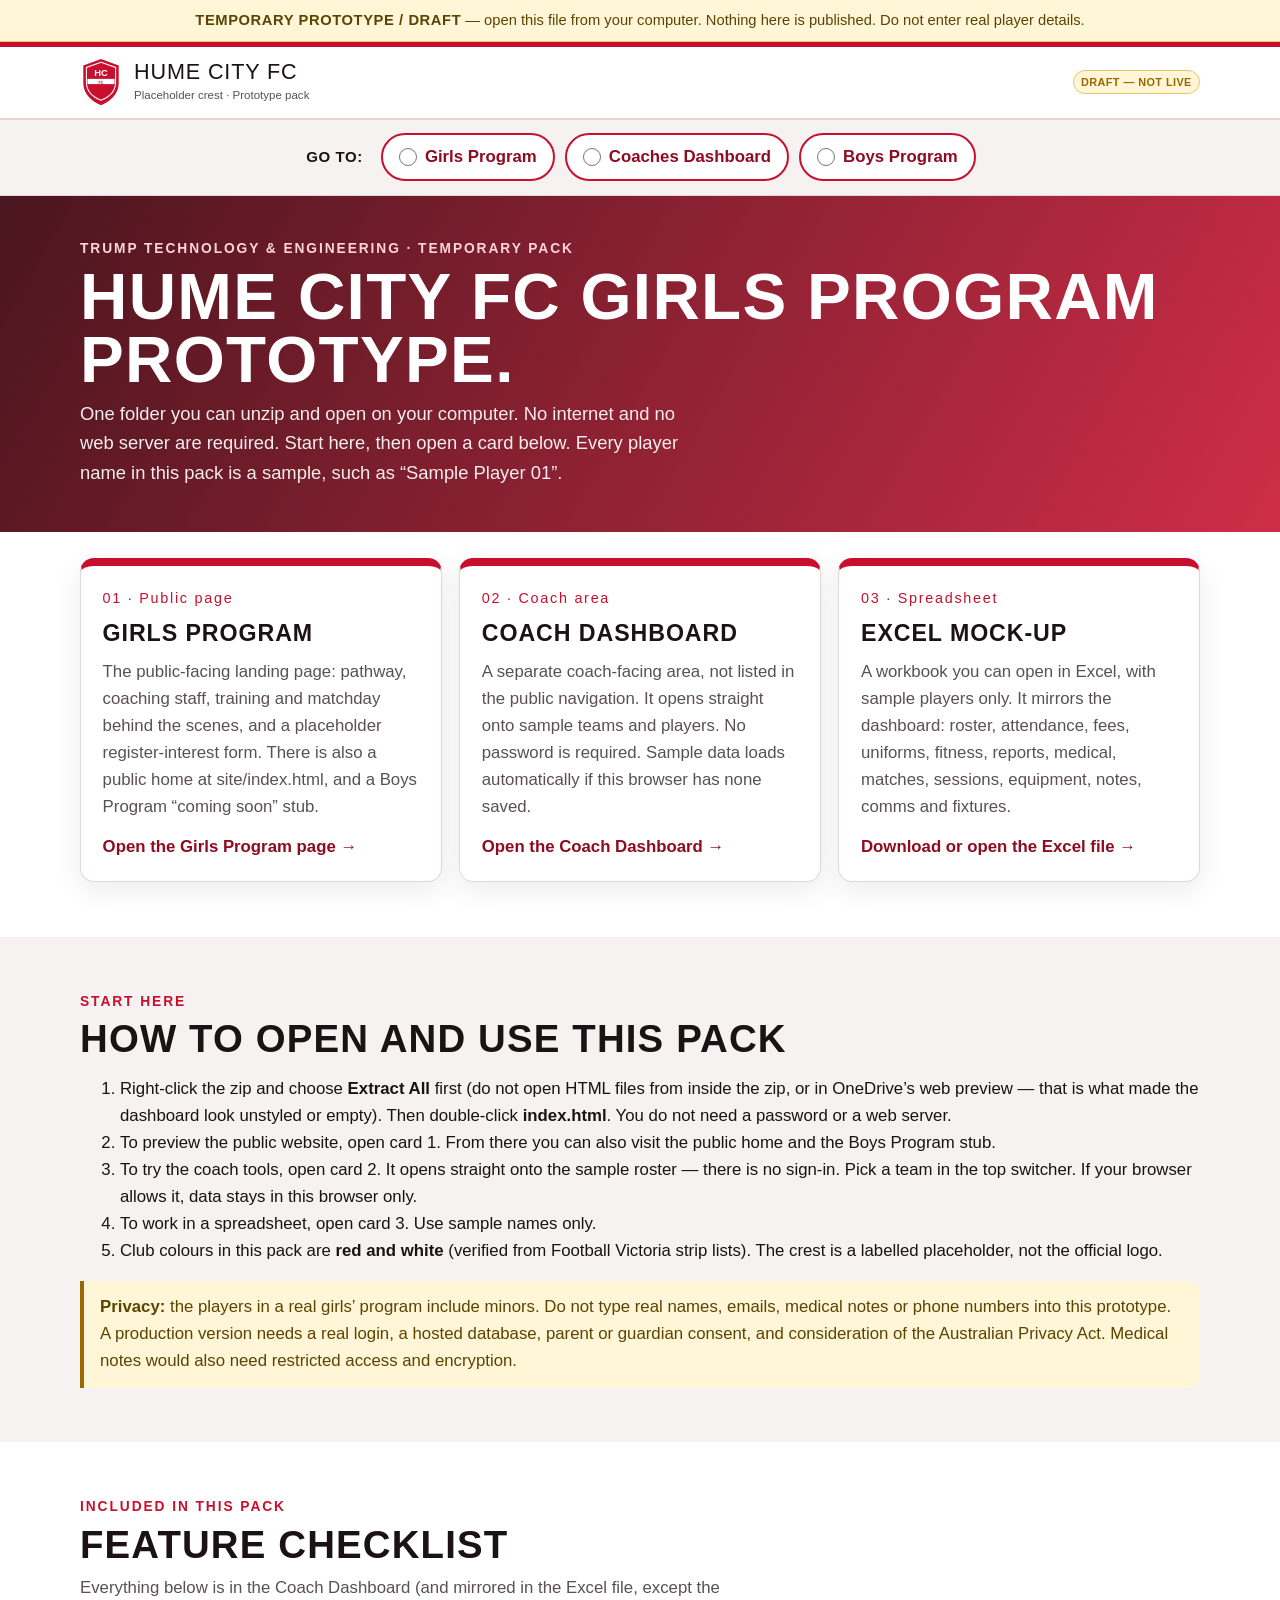
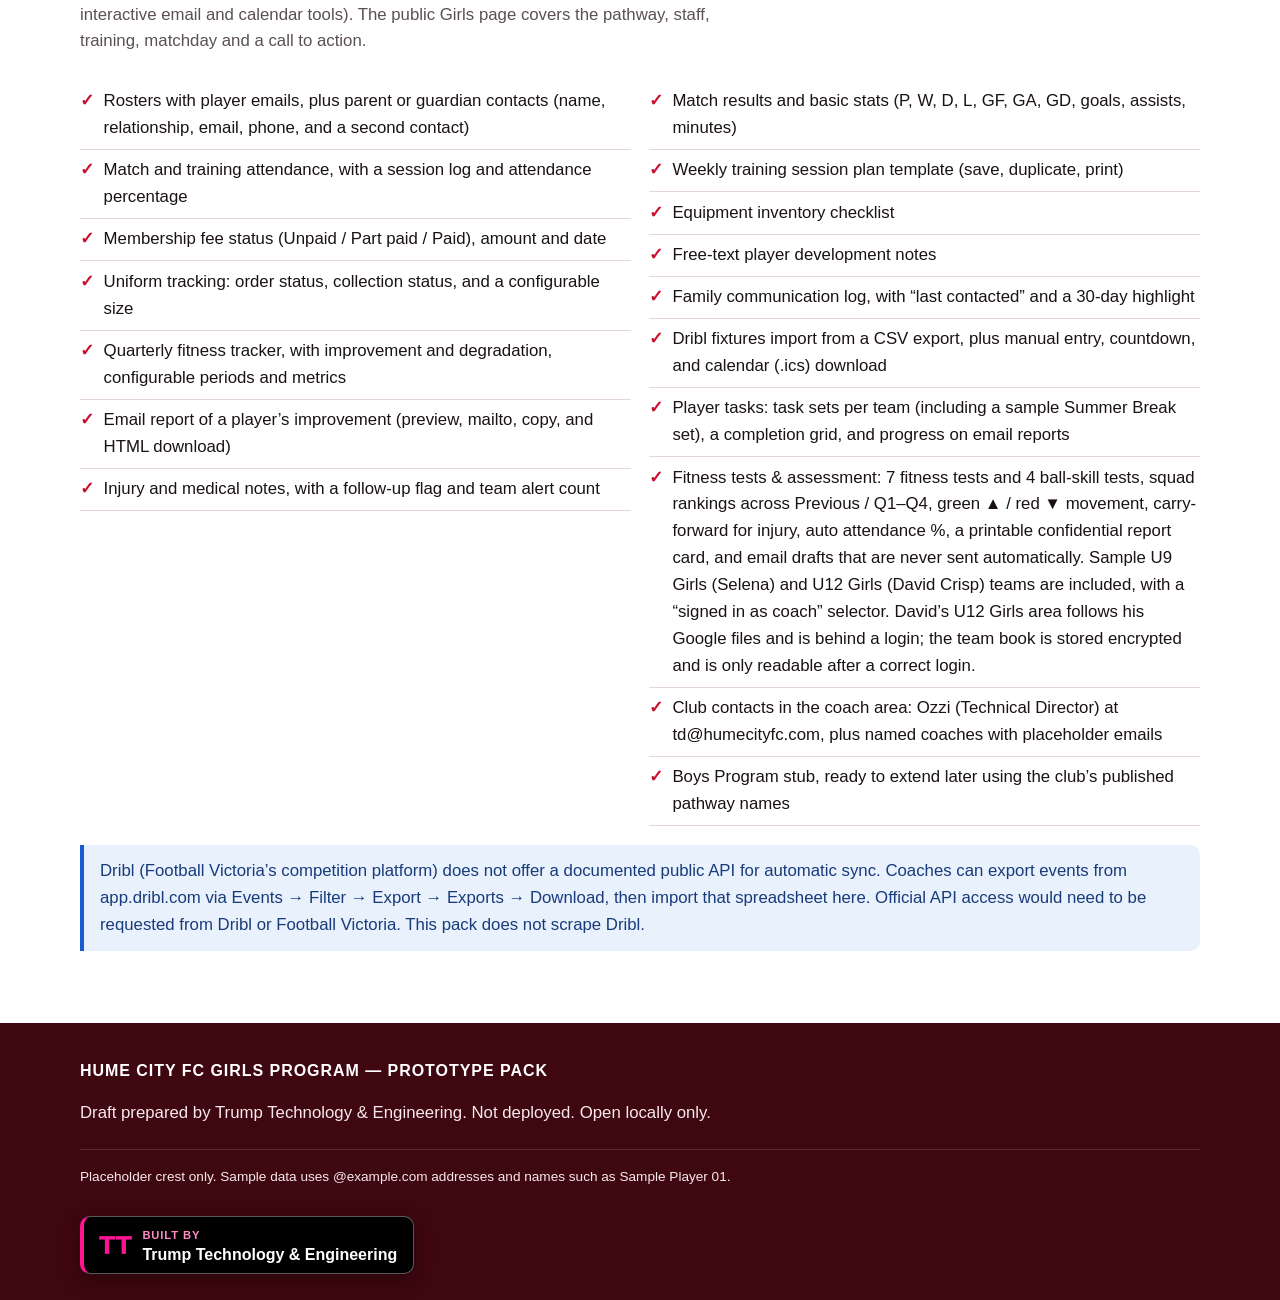
<file: index.html>
<!DOCTYPE html>
<html lang="en-AU">
<head>
  <meta charset="utf-8">
  <meta http-equiv="Cache-Control" content="no-cache, no-store, must-revalidate">
  <meta http-equiv="Pragma" content="no-cache">
  <meta http-equiv="Expires" content="0">
  <meta name="viewport" content="width=device-width, initial-scale=1">
  <title>Hume City FC Girls Program — Temporary prototype pack</title>
  <meta name="description" content="Temporary prototype pack: public Girls Program page, coach dashboard, and Excel mock-up.">
  <meta name="robots" content="noindex, nofollow">
  <link rel="icon" href="data:image/svg+xml;charset=utf-8,%3Csvg%20xmlns%3D%22http%3A%2F%2Fwww.w3.org%2F2000%2Fsvg%22%20viewBox%3D%220%200%2080%2096%22%20role%3D%22img%22%20aria-labelledby%3D%22crestTitle%20crestDesc%22%3E%0A%20%20%3Ctitle%20id%3D%22crestTitle%22%3EPlaceholder%20crest%3C%2Ftitle%3E%0A%20%20%3Cdesc%20id%3D%22crestDesc%22%3EA%20simple%20shield%20used%20as%20a%20placeholder.%20This%20is%20not%20the%20official%20Hume%20City%20FC%20logo.%3C%2Fdesc%3E%0A%20%20%3Cpath%20d%3D%22M40%204L74%2016.5V50c0%2022.5-18%2036.5-34%2042.5C24%2086.5%206%2072.5%206%2050V16.5L40%204z%22%20fill%3D%22%23C8102E%22%2F%3E%0A%20%20%3Cpath%20d%3D%22M40%2010L68%2020v28.5c0%2018-14.2%2029.2-28%2034.5-13.8-5.3-28-16.5-28-34.5V20L40%2010z%22%20fill%3D%22%23C8102E%22%20stroke%3D%22%23fff%22%20stroke-width%3D%222%22%2F%3E%0A%20%20%3Cpath%20d%3D%22M14%2042h52v10H14z%22%20fill%3D%22%23fff%22%2F%3E%0A%20%20%3Ctext%20x%3D%2240%22%20y%3D%2236%22%20text-anchor%3D%22middle%22%20fill%3D%22%23fff%22%20font-family%3D%22Arial%20Narrow%2C%20Arial%2C%20sans-serif%22%20font-size%3D%2218%22%20font-weight%3D%22700%22%3EHC%3C%2Ftext%3E%0A%20%20%3Ctext%20x%3D%2240%22%20y%3D%2251.5%22%20text-anchor%3D%22middle%22%20fill%3D%22%23C8102E%22%20font-family%3D%22Arial%20Narrow%2C%20Arial%2C%20sans-serif%22%20font-size%3D%227%22%20font-weight%3D%22700%22%3EFC%3C%2Ftext%3E%0A%3C%2Fsvg%3E%0A">
  <style>
/* Hume City FC Girls Program — shared stylesheet (offline, system fonts) */
:root {
  --red: #C8102E;
  --red-dark: #8E0B20;
  --red-deep: #3F0710;
  --ink: #1A1214;
  --muted: #5A5052;
  --line: #E4D6D8;
  --paper: #F6F2F2;
  --white: #ffffff;
  --good: #0F7B3A;
  --good-bg: #E8F6EE;
  --bad: #B42318;
  --bad-bg: #FDECEC;
  --warn: #9A6700;
  --warn-bg: #FFF6D8;
  --info: #175CD3;
  --info-bg: #E8F1FC;
  --shadow: 0 8px 28px rgba(26, 18, 20, 0.08);
  --radius: 14px;
  --display: "Arial Narrow", "Franklin Gothic Medium", "Helvetica Neue Condensed", Impact, sans-serif;
  --body: "Segoe UI", Calibri, "Helvetica Neue", Arial, sans-serif;
}

*, *::before, *::after { box-sizing: border-box; }
html { scroll-behavior: smooth; }
body {
  margin: 0;
  font-family: var(--body);
  font-size: 1.05rem;
  line-height: 1.6;
  color: var(--ink);
  background: var(--white);
}
img { max-width: 100%; height: auto; }
a { color: var(--red-dark); }
a:hover { color: var(--red); }
:focus-visible {
  outline: 3px solid var(--red);
  outline-offset: 3px;
}
.skip-link {
  position: absolute;
  left: 1rem;
  top: -4rem;
  background: var(--red);
  color: var(--white);
  padding: 0.6rem 1rem;
  z-index: 100;
  border-radius: 0 0 8px 8px;
}
.skip-link:focus { top: 0; }

.wrap {
  width: min(1120px, calc(100% - 2rem));
  margin-inline: auto;
}
.wrap-wide {
  width: min(1240px, calc(100% - 2rem));
  margin-inline: auto;
}

.site-header {
  position: sticky;
  top: 0;
  z-index: 40;
  background: var(--white);
  border-bottom: 1px solid var(--line);
  box-shadow: 0 1px 0 rgba(200, 16, 46, 0.15);
}
.site-header::before {
  content: "";
  display: block;
  height: 5px;
  background: var(--red);
}
.header-inner {
  display: flex;
  align-items: center;
  justify-content: space-between;
  gap: 1rem;
  min-height: 4.4rem;
}
.brand {
  display: flex;
  align-items: center;
  gap: 0.75rem;
  text-decoration: none;
  color: inherit;
}
.brand img, .brand svg, .crest {
  width: 42px;
  height: 50px;
  flex: none;
}
.brand-name {
  display: block;
  font-family: var(--display);
  font-size: 1.35rem;
  letter-spacing: 0.04em;
  text-transform: uppercase;
  line-height: 1;
}
.brand-tag {
  display: block;
  font-size: 0.72rem;
  color: var(--muted);
  margin-top: 0.2rem;
}
.nav-toggle {
  display: none;
  background: var(--white);
  border: 2px solid var(--ink);
  color: var(--ink);
  font-weight: 700;
  padding: 0.4rem 0.7rem;
  border-radius: 8px;
  cursor: pointer;
}
.site-nav {
  display: flex;
  align-items: center;
  gap: 0.35rem;
}
.site-nav a, .site-nav .nav-disabled {
  display: inline-flex;
  align-items: center;
  gap: 0.4rem;
  text-decoration: none;
  color: var(--ink);
  font-weight: 650;
  padding: 0.45rem 0.8rem;
  border-radius: 999px;
}
.site-nav a:hover { background: var(--paper); color: var(--red-dark); }
.site-nav a[aria-current="page"] {
  background: var(--red);
  color: var(--white);
}
.nav-disabled {
  color: var(--muted);
  cursor: not-allowed;
  opacity: 0.85;
}
.badge {
  display: inline-block;
  font-size: 0.68rem;
  font-weight: 700;
  letter-spacing: 0.04em;
  text-transform: uppercase;
  background: var(--paper);
  color: var(--muted);
  border: 1px solid var(--line);
  padding: 0.15rem 0.45rem;
  border-radius: 999px;
  white-space: nowrap;
}
.badge-red { background: var(--red); color: #fff; border-color: var(--red); }
.badge-warn { background: var(--warn-bg); color: var(--warn); border-color: #E8C56B; }
.badge-good { background: var(--good-bg); color: var(--good); border-color: #9DDCB6; }
.badge-bad { background: var(--bad-bg); color: var(--bad); border-color: #F2B8B5; }

.draft-banner {
  background: var(--warn-bg);
  color: #5C4300;
  border-bottom: 1px solid #E8C56B;
  font-size: 0.92rem;
  padding: 0.55rem 0;
  text-align: center;
}
.draft-banner strong { text-transform: uppercase; letter-spacing: 0.04em; }

.hero {
  background:
    linear-gradient(120deg, rgba(63, 7, 16, 0.94), rgba(200, 16, 46, 0.88)),
    repeating-linear-gradient(-45deg, rgba(255,255,255,0.06) 0 12px, transparent 12px 24px);
  color: var(--white);
  padding: 3.5rem 0 3.2rem;
}
.hero h1 {
  font-family: var(--display);
  font-size: clamp(2.3rem, 6vw, 4.1rem);
  line-height: 0.95;
  text-transform: uppercase;
  letter-spacing: 0.02em;
  margin: 0 0 0.8rem;
  font-weight: 700;
}
.hero .lede {
  font-size: 1.15rem;
  max-width: 38rem;
  color: rgba(255,255,255,0.92);
  margin: 0 0 1.4rem;
}
.hero-grid {
  display: grid;
  grid-template-columns: 1.15fr 0.85fr;
  gap: 2rem;
  align-items: center;
}
.hero-actions { display: flex; flex-wrap: wrap; gap: 0.7rem; }

.btn {
  display: inline-flex;
  align-items: center;
  justify-content: center;
  gap: 0.4rem;
  border-radius: 999px;
  padding: 0.7rem 1.15rem;
  font-weight: 700;
  text-decoration: none;
  border: 2px solid transparent;
  cursor: pointer;
  font-family: inherit;
  font-size: 1rem;
  background: var(--red);
  color: var(--white);
}
.btn:hover { background: var(--red-dark); color: var(--white); }
.btn-secondary {
  background: transparent;
  border-color: var(--white);
  color: var(--white);
}
.btn-secondary:hover { background: var(--white); color: var(--red-dark); }
.btn-outline {
  background: var(--white);
  color: var(--red-dark);
  border-color: var(--red);
}
.btn-outline:hover { background: var(--red); color: var(--white); }
.btn-ghost {
  background: transparent;
  color: var(--ink);
  border-color: var(--line);
}
.btn-ghost:hover { border-color: var(--ink); background: var(--paper); color: var(--ink); }
.btn-small { padding: 0.35rem 0.75rem; font-size: 0.9rem; }

.kicker {
  font-family: var(--display);
  text-transform: uppercase;
  letter-spacing: 0.14em;
  color: var(--red);
  font-size: 0.86rem;
  margin: 0 0 0.4rem;
  font-weight: 700;
}
.section { padding: 3.4rem 0; }
.section-alt { background: var(--paper); }
.section h2 {
  font-family: var(--display);
  text-transform: uppercase;
  letter-spacing: 0.03em;
  font-size: clamp(1.7rem, 3vw, 2.4rem);
  line-height: 1.05;
  margin: 0 0 0.6rem;
}
.section .intro { max-width: 42rem; color: var(--muted); margin: 0 0 1.6rem; }

.cards, .grid-3, .grid-2, .grid-4 {
  display: grid;
  gap: 1.1rem;
}
.grid-2 { grid-template-columns: repeat(2, 1fr); }
.grid-3 { grid-template-columns: repeat(3, 1fr); }
.grid-4 { grid-template-columns: repeat(4, 1fr); }

.card {
  background: var(--white);
  border: 1px solid var(--line);
  border-radius: var(--radius);
  box-shadow: var(--shadow);
  padding: 1.3rem 1.35rem;
}
.card-link {
  text-decoration: none;
  color: inherit;
  display: block;
  transition: transform 0.15s ease, box-shadow 0.15s ease;
}
.card-link:hover {
  transform: translateY(-3px);
  box-shadow: 0 14px 34px rgba(26, 18, 20, 0.12);
  border-color: #f0b8bf;
}
.card h3 {
  font-family: var(--display);
  text-transform: uppercase;
  letter-spacing: 0.04em;
  margin: 0.35rem 0 0.45rem;
  font-size: 1.45rem;
}
.card p { margin: 0 0 0.8rem; color: var(--muted); }
.card .card-go {
  font-weight: 700;
  color: var(--red-dark);
}

.photo-ph {
  display: flex;
  align-items: center;
  justify-content: center;
  text-align: center;
  min-height: 200px;
  border-radius: var(--radius);
  border: 2px dashed rgba(255,255,255,0.55);
  background:
    linear-gradient(160deg, #6a101c 0%, #C8102E 55%, #3F0710 100%);
  color: #fff;
  font-weight: 700;
  letter-spacing: 0.04em;
  text-transform: uppercase;
  font-family: var(--display);
  font-size: 0.95rem;
  padding: 1rem;
}
.photo-ph--paper {
  border-color: var(--line);
  background: linear-gradient(160deg, #ead9db, #c9a3a8 55%, #8e3b47);
  color: var(--ink);
  min-height: 160px;
}
.photo-ph--dark {
  background: linear-gradient(160deg, #1A1214, #5a1520 60%, #C8102E);
}

.avatar-ph {
  width: 84px;
  height: 84px;
  border-radius: 50%;
  background: linear-gradient(160deg, #ead9db, #8e3b47);
  border: 3px solid var(--white);
  box-shadow: 0 0 0 2px var(--red);
  display: flex;
  align-items: center;
  justify-content: center;
  color: #fff;
  font-family: var(--display);
  font-size: 1.4rem;
  letter-spacing: 0.05em;
}

.staff-card .role { color: var(--red-dark); font-weight: 700; margin: 0.15rem 0 0.5rem; }
.staff-card .bio { color: var(--muted); }
.qual { display: flex; flex-wrap: wrap; gap: 0.35rem; margin-top: 0.8rem; }

.pathway {
  display: grid;
  grid-template-columns: repeat(4, 1fr);
  gap: 0.8rem;
}
.pathway-step {
  position: relative;
  background: var(--white);
  border: 1px solid var(--line);
  border-top: 6px solid var(--red);
  border-radius: var(--radius);
  padding: 1.1rem;
}
.pathway-step .n {
  font-family: var(--display);
  color: var(--red);
  font-size: 1.3rem;
  letter-spacing: 0.08em;
}
.note {
  background: var(--info-bg);
  border-left: 4px solid var(--info);
  padding: 0.8rem 1rem;
  border-radius: 0 10px 10px 0;
  color: #183B7A;
  margin-top: 1rem;
}
.warn-note {
  background: var(--warn-bg);
  border-left: 4px solid var(--warn);
  padding: 0.8rem 1rem;
  border-radius: 0 10px 10px 0;
  color: #5C4300;
}
.sensitive-note {
  background: var(--bad-bg);
  border-left: 4px solid var(--bad);
  padding: 0.8rem 1rem;
  border-radius: 0 10px 10px 0;
  color: #7A150F;
}

.timeline { list-style: none; margin: 0; padding: 0; }
.timeline li {
  display: grid;
  grid-template-columns: 8.5rem 1fr;
  gap: 1rem;
  padding: 0.85rem 0;
  border-top: 1px solid var(--line);
}
.timeline strong { font-family: var(--display); text-transform: uppercase; letter-spacing: 0.04em; }

.week-grid {
  display: grid;
  grid-template-columns: repeat(7, 1fr);
  gap: 0.5rem;
}
.week-day {
  background: var(--white);
  border: 1px solid var(--line);
  border-radius: 10px;
  padding: 0.7rem;
  min-height: 7.5rem;
}
.week-day h3 { margin: 0 0 0.35rem; font-size: 0.95rem; text-transform: uppercase; letter-spacing: 0.06em; }
.week-day p { margin: 0; font-size: 0.88rem; color: var(--muted); }
.week-day.off { background: #f3f0f0; }

.form {
  display: grid;
  gap: 0.85rem;
}
.form label, .field label {
  display: block;
  font-weight: 700;
  margin-bottom: 0.25rem;
}
.form input, .form select, .form textarea,
.field input, .field select, .field textarea {
  width: 100%;
  font: inherit;
  padding: 0.55rem 0.7rem;
  border: 1px solid #cbb7b9;
  border-radius: 8px;
  background: var(--white);
  color: var(--ink);
}
.form textarea { min-height: 7rem; resize: vertical; }
.help { font-size: 0.88rem; color: var(--muted); margin: 0.25rem 0 0; }

.checklist { list-style: none; padding: 0; margin: 0; }
.checklist li {
  display: flex;
  gap: 0.6rem;
  align-items: flex-start;
  padding: 0.45rem 0;
  border-bottom: 1px solid var(--line);
}
.checklist li::before {
  content: "✓";
  color: var(--red);
  font-weight: 800;
  flex: none;
}

.site-footer {
  background: var(--red-deep);
  color: #f7e9eb;
  padding: 2.2rem 0 1.6rem;
  margin-top: 0;
}
.site-footer a { color: #fff; }
.footer-grid {
  display: grid;
  grid-template-columns: 1.3fr 1fr 1fr;
  gap: 1.5rem;
}
.site-footer h2, .site-footer h3 {
  font-family: var(--display);
  text-transform: uppercase;
  letter-spacing: 0.06em;
  font-size: 1rem;
  margin: 0 0 0.6rem;
  color: #fff;
}
.muted, .tiny { color: rgba(247, 233, 235, 0.75); font-size: 0.9rem; }
.legal { border-top: 1px solid rgba(255,255,255,0.15); margin-top: 1.4rem; padding-top: 1rem; font-size: 0.85rem; }

/* Prototype hub */
.hub-hero { padding: 2.6rem 0 1.4rem; }
.hub-hero h1 { margin-bottom: 0.5rem; }
.hub-cards { display: grid; grid-template-columns: repeat(3, 1fr); gap: 1.1rem; }
.hub-card {
  min-height: 16rem;
  display: flex;
  flex-direction: column;
  border-top: 8px solid var(--red);
}
.hub-card .num {
  font-family: var(--display);
  color: var(--red);
  letter-spacing: 0.12em;
  font-size: 0.9rem;
}
.hub-card .card-go { margin-top: auto; }

@media (max-width: 900px) {
  .hero-grid, .grid-3, .grid-4, .pathway, .hub-cards, .footer-grid, .week-grid {
    grid-template-columns: 1fr 1fr;
  }
  .week-grid { grid-template-columns: 1fr 1fr; }
}
@media (max-width: 720px) {
  .nav-toggle { display: inline-flex; }
  .site-nav {
    display: none;
    position: absolute;
    left: 0; right: 0;
    top: 100%;
    background: var(--white);
    border-bottom: 1px solid var(--line);
    flex-direction: column;
    align-items: stretch;
    padding: 0.6rem;
  }
  .site-nav.is-open { display: flex; }
  .header-inner { position: relative; }
  .hero-grid, .grid-2, .grid-3, .grid-4, .pathway, .hub-cards, .footer-grid, .week-grid, .timeline li {
    grid-template-columns: 1fr;
  }
  .hero { padding: 2.2rem 0; }
}

@media (prefers-reduced-motion: reduce) {
  html { scroll-behavior: auto; }
  .card-link { transition: none; }
}


/* Built by Trump Technology & Engineering */
a.built-by{text-decoration:none;color:inherit;cursor:pointer}a.built-by:hover .built-by-name{text-decoration:underline}
.built-by {
  display: flex;
  align-items: center;
  gap: 0.55rem;
  text-decoration: none;
  color: inherit;
}
.built-by img {
  width: 36px;
  height: 20px;
  object-fit: contain;
  flex: none;
  display: block;
}
.built-by-label {
  display: block;
  font-size: 0.7rem;
  letter-spacing: 0.08em;
  text-transform: uppercase;
  opacity: 0.75;
  font-weight: 700;
}
.built-by-name {
  display: block;
  font-weight: 700;
  font-size: 0.88rem;
  line-height: 1.2;
}
.site-footer .built-by,
.coach-foot .built-by {
  margin-top: 0.9rem;
  color: #fff;
}
.coach-foot {
  border-top: 1px solid var(--line);
  padding: 1rem 0 1.3rem;
  margin-top: auto;
}


/* Program picker */
.program-picker { background: var(--paper); border-bottom: 1px solid var(--line); padding: 14px 0; }
.program-picker fieldset { border: 0; margin: 0; padding: 0; display: flex; flex-wrap: wrap; gap: 10px; align-items: center; justify-content: center; }
.program-picker legend { float: left; margin-right: 6px; font-family: var(--display); font-weight: 700; text-transform: uppercase; letter-spacing: .04em; color: var(--ink); font-size: 15px; }
.program-picker label { display: inline-flex; align-items: center; gap: 8px; padding: 9px 16px; border: 2px solid var(--red); border-radius: 999px; background: var(--white); color: var(--red-dark); font-weight: 700; cursor: pointer; transition: background .15s, color .15s; }
.program-picker label:hover { background: var(--red); color: var(--white); }
.program-picker input[type=radio] { accent-color: var(--red); width: 18px; height: 18px; margin: 0; cursor: pointer; }
.program-picker input[type=radio]:checked + span { text-decoration: underline; }
.program-picker label:has(input:checked) { background: var(--red); color: var(--white); }

/* Built-by badge in a black box (homepage) */
.site-footer a.built-by {
  display: inline-flex;
  background: #000;
  color: #fff;
  border: 1px solid rgba(255,255,255,0.35);
  border-left: 4px solid #FF1493;
  border-radius: 10px;
  padding: 0.6rem 1rem 0.6rem 0.85rem;
  box-shadow: 0 6px 18px rgba(0,0,0,0.35);
  transition: border-color .15s, transform .15s;
}
.site-footer a.built-by .built-by-name { font-size: 1rem; color: #fff; }
.site-footer a.built-by .built-by-label { color: #FF8CC6; opacity: 1; }
.site-footer a.built-by:hover { border-color: #FF1493; transform: translateY(-1px); }
  </style>
</head>
<body>
  <a class="skip-link" href="#main">Skip to content</a>
  <div class="draft-banner"><div class="wrap"><strong>Temporary prototype / draft</strong> — open this file from your computer. Nothing here is published. Do not enter real player details.</div></div>
  <header class="site-header">
    <div class="wrap header-inner">
      <a class="brand" href="index.html">
        <img src="data:image/svg+xml;charset=utf-8,%3Csvg%20xmlns%3D%22http%3A%2F%2Fwww.w3.org%2F2000%2Fsvg%22%20viewBox%3D%220%200%2080%2096%22%20role%3D%22img%22%20aria-labelledby%3D%22crestTitle%20crestDesc%22%3E%0A%20%20%3Ctitle%20id%3D%22crestTitle%22%3EPlaceholder%20crest%3C%2Ftitle%3E%0A%20%20%3Cdesc%20id%3D%22crestDesc%22%3EA%20simple%20shield%20used%20as%20a%20placeholder.%20This%20is%20not%20the%20official%20Hume%20City%20FC%20logo.%3C%2Fdesc%3E%0A%20%20%3Cpath%20d%3D%22M40%204L74%2016.5V50c0%2022.5-18%2036.5-34%2042.5C24%2086.5%206%2072.5%206%2050V16.5L40%204z%22%20fill%3D%22%23C8102E%22%2F%3E%0A%20%20%3Cpath%20d%3D%22M40%2010L68%2020v28.5c0%2018-14.2%2029.2-28%2034.5-13.8-5.3-28-16.5-28-34.5V20L40%2010z%22%20fill%3D%22%23C8102E%22%20stroke%3D%22%23fff%22%20stroke-width%3D%222%22%2F%3E%0A%20%20%3Cpath%20d%3D%22M14%2042h52v10H14z%22%20fill%3D%22%23fff%22%2F%3E%0A%20%20%3Ctext%20x%3D%2240%22%20y%3D%2236%22%20text-anchor%3D%22middle%22%20fill%3D%22%23fff%22%20font-family%3D%22Arial%20Narrow%2C%20Arial%2C%20sans-serif%22%20font-size%3D%2218%22%20font-weight%3D%22700%22%3EHC%3C%2Ftext%3E%0A%20%20%3Ctext%20x%3D%2240%22%20y%3D%2251.5%22%20text-anchor%3D%22middle%22%20fill%3D%22%23C8102E%22%20font-family%3D%22Arial%20Narrow%2C%20Arial%2C%20sans-serif%22%20font-size%3D%227%22%20font-weight%3D%22700%22%3EFC%3C%2Ftext%3E%0A%3C%2Fsvg%3E%0A" width="42" height="50" alt="Placeholder crest">
        <span>
          <span class="brand-name">Hume City FC</span>
          <span class="brand-tag">Placeholder crest · Prototype pack</span>
        </span>
      </a>
      <span class="badge badge-warn">Draft — not live</span>
    </div>
  </header>
  <nav class="program-picker" aria-label="Choose a program">
    <div class="wrap">
      <fieldset>
        <legend>Go to:</legend>
        <label><input type="radio" name="program" value="girls/"><span>Girls Program</span></label>
        <label><input type="radio" name="program" value="coach/?v=20261121w"><span>Coaches Dashboard</span></label>
        <label><input type="radio" name="program" value="boys/"><span>Boys Program</span></label>
      </fieldset>
    </div>
  </nav>
  <script>
  document.querySelectorAll('.program-picker input[name=program]').forEach(function(r){
    r.checked=false;
    r.addEventListener('change',function(){ if(r.checked) window.location.href=r.value; });
  });
  window.addEventListener('pageshow',function(){document.querySelectorAll('.program-picker input[name=program]').forEach(function(r){r.checked=false;});});
  </script>

  <main id="main">
    <section class="hero hub-hero">
      <div class="wrap">
        <p class="kicker" style="color:#ffd4da">Trump Technology &amp; Engineering · Temporary pack</p>
        <h1>Hume City FC Girls Program prototype.</h1>
        <p class="lede">One folder you can unzip and open on your computer. No internet and no web server are required. Start here, then open a card below. Every player name in this pack is a sample, such as “Sample Player 01”.</p>
      </div>
    </section>

    <section class="section" style="padding-top:1.6rem">
      <div class="wrap">
        <div class="hub-cards">
          <a class="card card-link hub-card" href="girls/index.html">
            <div class="num">01 · Public page</div>
            <h3>Girls Program</h3>
            <p>The public-facing landing page: pathway, coaching staff, training and matchday behind the scenes, and a placeholder register-interest form. There is also a public home at site/index.html, and a Boys Program “coming soon” stub.</p>
            <span class="card-go">Open the Girls Program page →</span>
          </a>
          <a class="card card-link hub-card" href="coach/?v=20261121w">
            <div class="num">02 · Coach area</div>
            <h3>Coach Dashboard</h3>
            <p>A separate coach-facing area, not listed in the public navigation. It opens straight onto sample teams and players. No password is required. Sample data loads automatically if this browser has none saved.</p>
            <span class="card-go">Open the Coach Dashboard →</span>
          </a>
          <a class="card card-link hub-card" href="Hume_City_FC_Girls_Coach_Dashboard_Mockup.xlsx">
            <div class="num">03 · Spreadsheet</div>
            <h3>Excel mock-up</h3>
            <p>A workbook you can open in Excel, with sample players only. It mirrors the dashboard: roster, attendance, fees, uniforms, fitness, reports, medical, matches, sessions, equipment, notes, comms and fixtures.</p>
            <span class="card-go">Download or open the Excel file →</span>
          </a>
        </div>
      </div>
    </section>

    <section class="section section-alt" id="start">
      <div class="wrap">
        <p class="kicker">Start here</p>
        <h2>How to open and use this pack</h2>
        <ol>
          <li>Right-click the zip and choose <strong>Extract All</strong> first (do not open HTML files from inside the zip, or in OneDrive’s web preview — that is what made the dashboard look unstyled or empty). Then double-click <strong>index.html</strong>. You do not need a password or a web server.</li>
          <li>To preview the public website, open card 1. From there you can also visit the public home and the Boys Program stub.</li>
          <li>To try the coach tools, open card 2. It opens straight onto the sample roster — there is no sign-in. Pick a team in the top switcher. If your browser allows it, data stays in this browser only.</li>
          <li>To work in a spreadsheet, open card 3. Use sample names only.</li>
          <li>Club colours in this pack are <strong>red and white</strong> (verified from Football Victoria strip lists). The crest is a labelled placeholder, not the official logo.</li>
        </ol>
        <div class="warn-note">
          <strong>Privacy:</strong> the players in a real girls’ program include minors. Do not type real names, emails, medical notes or phone numbers into this prototype. A production version needs a real login, a hosted database, parent or guardian consent, and consideration of the Australian Privacy Act. Medical notes would also need restricted access and encryption.
        </div>
      </div>
    </section>

    <section class="section" id="checklist">
      <div class="wrap">
        <p class="kicker">Included in this pack</p>
        <h2>Feature checklist</h2>
        <p class="intro">Everything below is in the Coach Dashboard (and mirrored in the Excel file, except the interactive email and calendar tools). The public Girls page covers the pathway, staff, training, matchday and a call to action.</p>
        <div class="grid-2">
          <ul class="checklist">
            <li>Rosters with player emails, plus parent or guardian contacts (name, relationship, email, phone, and a second contact)</li>
            <li>Match and training attendance, with a session log and attendance percentage</li>
            <li>Membership fee status (Unpaid / Part paid / Paid), amount and date</li>
            <li>Uniform tracking: order status, collection status, and a configurable size</li>
            <li>Quarterly fitness tracker, with improvement and degradation, configurable periods and metrics</li>
            <li>Email report of a player’s improvement (preview, mailto, copy, and HTML download)</li>
            <li>Injury and medical notes, with a follow-up flag and team alert count</li>
          </ul>
          <ul class="checklist">
            <li>Match results and basic stats (P, W, D, L, GF, GA, GD, goals, assists, minutes)</li>
            <li>Weekly training session plan template (save, duplicate, print)</li>
            <li>Equipment inventory checklist</li>
            <li>Free-text player development notes</li>
            <li>Family communication log, with “last contacted” and a 30-day highlight</li>
            <li>Dribl fixtures import from a CSV export, plus manual entry, countdown, and calendar (.ics) download</li>
            <li>Player tasks: task sets per team (including a sample Summer Break set), a completion grid, and progress on email reports</li>
            <li>Fitness tests &amp; assessment: 7 fitness tests and 4 ball-skill tests, squad rankings across Previous / Q1–Q4, green ▲ / red ▼ movement, carry-forward for injury, auto attendance %, a printable confidential report card, and email drafts that are never sent automatically. Sample U9 Girls (Selena) and U12 Girls (David Crisp) teams are included, with a “signed in as coach” selector. David’s U12 Girls area follows his Google files and is behind a login; the team book is stored encrypted and is only readable after a correct login.</li>
            <li>Club contacts in the coach area: Ozzi (Technical Director) at td@humecityfc.com, plus named coaches with placeholder emails</li>
            <li>Boys Program stub, ready to extend later using the club’s published pathway names</li>
          </ul>
        </div>
        <p class="note" style="margin-top:1.2rem">Dribl (Football Victoria’s competition platform) does not offer a documented public API for automatic sync. Coaches can export events from app.dribl.com via Events → Filter → Export → Exports → Download, then import that spreadsheet here. Official API access would need to be requested from Dribl or Football Victoria. This pack does not scrape Dribl.</p>
      </div>
    </section>
  </main>

  <footer class="site-footer">
    <div class="wrap">
      <h2>Hume City FC Girls Program — prototype pack</h2>
      <p>Draft prepared by Trump Technology &amp; Engineering. Not deployed. Open locally only.</p>
      <p class="legal">Placeholder crest only. Sample data uses @example.com addresses and names such as Sample Player 01.</p>
          <a class="built-by" href="https://trump.tech" target="_blank" rel="noopener" title="Trump Technology &amp; Engineering, trump.tech"><img src="[data-uri]" width="36" height="20" alt="Trump Technology &amp; Engineering mark"><span><span class="built-by-label">Built by</span><span class="built-by-name">Trump Technology &amp; Engineering</span></span></a>
    </div>
  </footer>
</body>
</html>
</file>
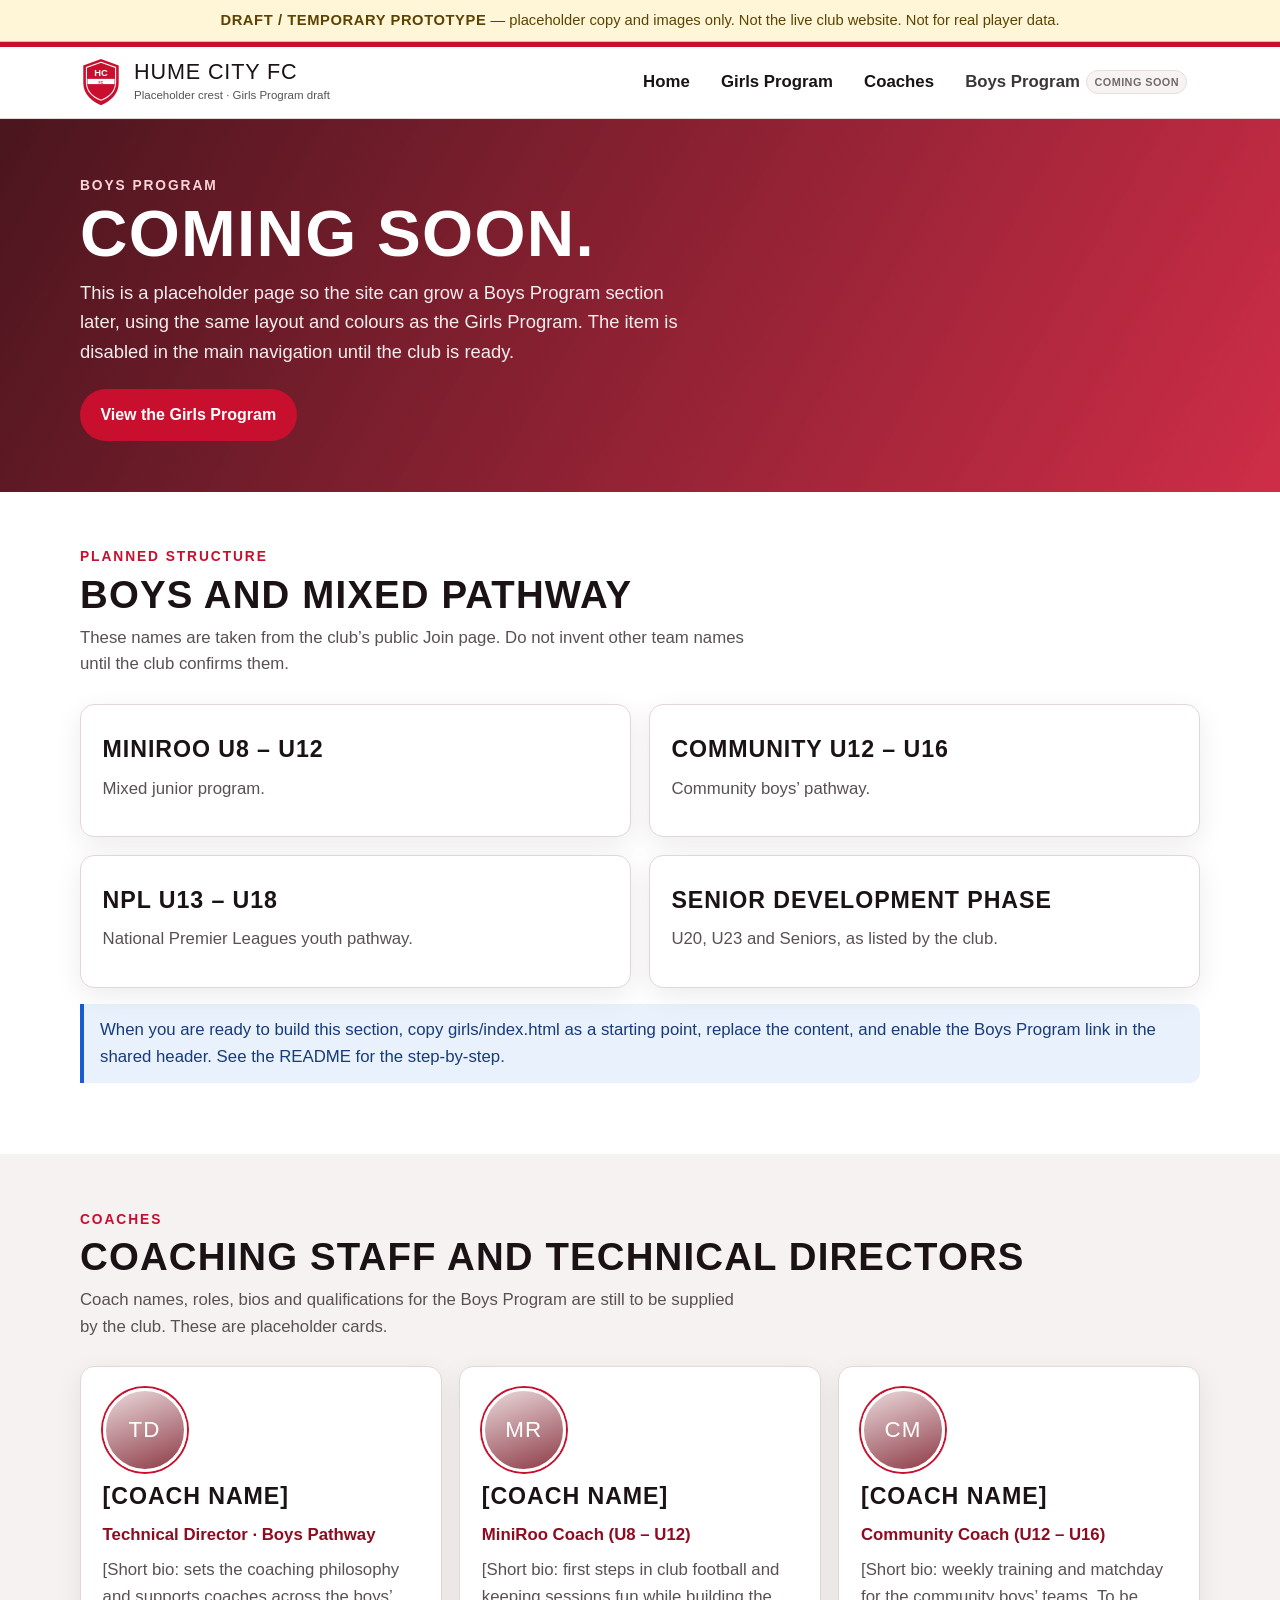
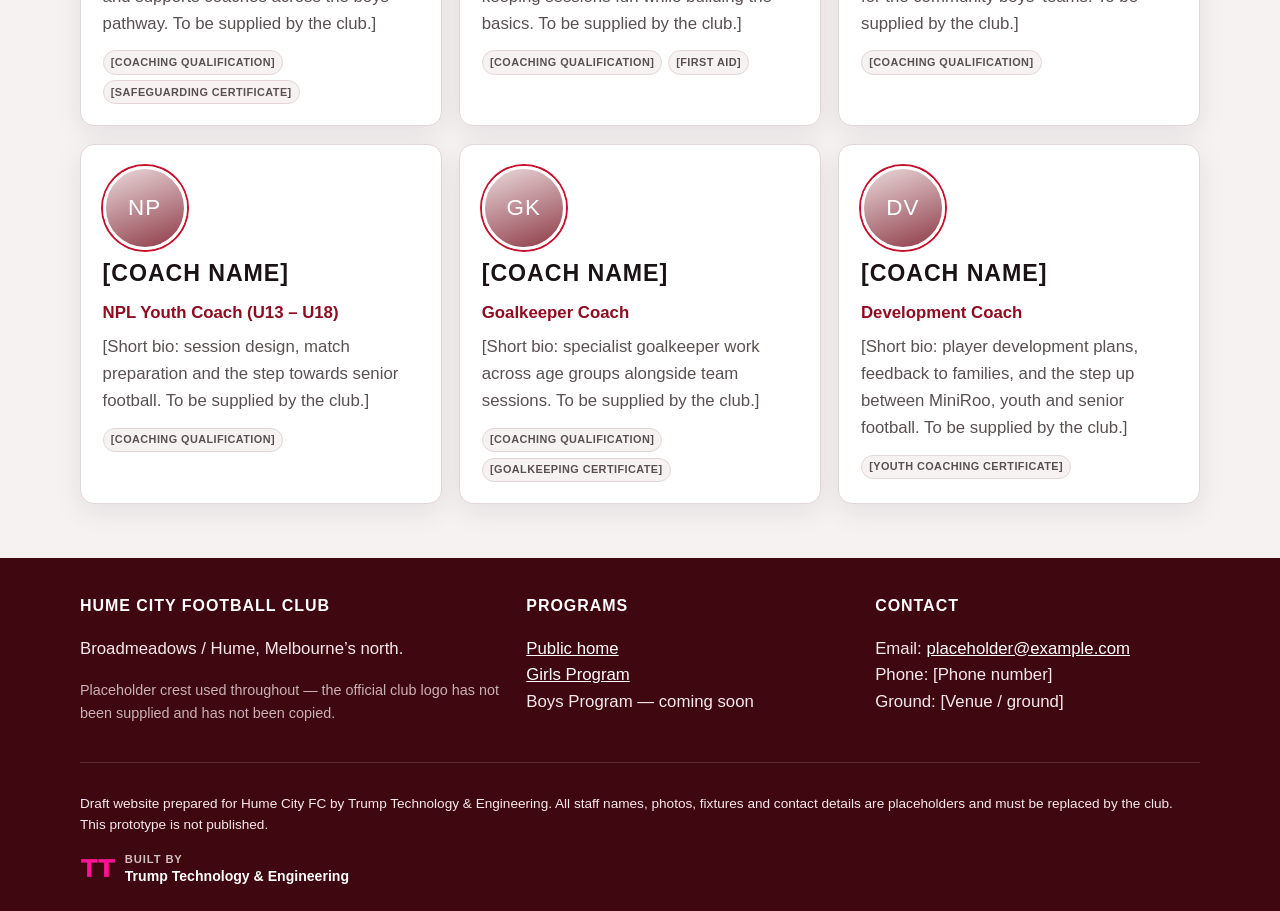
<file: boys/index.html>
<!DOCTYPE html>
<html lang="en-AU">
<head>
  <meta charset="utf-8">
  <meta http-equiv="Cache-Control" content="no-cache, no-store, must-revalidate">
  <meta http-equiv="Pragma" content="no-cache">
  <meta http-equiv="Expires" content="0">
  <meta name="viewport" content="width=device-width, initial-scale=1">
  <title>Boys Program — coming soon | Hume City FC (draft)</title>
  <meta name="description" content="Coming soon stub for the Hume City FC Boys Program.">
  <link rel="icon" href="data:image/svg+xml;charset=utf-8,%3Csvg%20xmlns%3D%22http%3A%2F%2Fwww.w3.org%2F2000%2Fsvg%22%20viewBox%3D%220%200%2080%2096%22%20role%3D%22img%22%20aria-labelledby%3D%22crestTitle%20crestDesc%22%3E%0A%20%20%3Ctitle%20id%3D%22crestTitle%22%3EPlaceholder%20crest%3C%2Ftitle%3E%0A%20%20%3Cdesc%20id%3D%22crestDesc%22%3EA%20simple%20shield%20used%20as%20a%20placeholder.%20This%20is%20not%20the%20official%20Hume%20City%20FC%20logo.%3C%2Fdesc%3E%0A%20%20%3Cpath%20d%3D%22M40%204L74%2016.5V50c0%2022.5-18%2036.5-34%2042.5C24%2086.5%206%2072.5%206%2050V16.5L40%204z%22%20fill%3D%22%23C8102E%22%2F%3E%0A%20%20%3Cpath%20d%3D%22M40%2010L68%2020v28.5c0%2018-14.2%2029.2-28%2034.5-13.8-5.3-28-16.5-28-34.5V20L40%2010z%22%20fill%3D%22%23C8102E%22%20stroke%3D%22%23fff%22%20stroke-width%3D%222%22%2F%3E%0A%20%20%3Cpath%20d%3D%22M14%2042h52v10H14z%22%20fill%3D%22%23fff%22%2F%3E%0A%20%20%3Ctext%20x%3D%2240%22%20y%3D%2236%22%20text-anchor%3D%22middle%22%20fill%3D%22%23fff%22%20font-family%3D%22Arial%20Narrow%2C%20Arial%2C%20sans-serif%22%20font-size%3D%2218%22%20font-weight%3D%22700%22%3EHC%3C%2Ftext%3E%0A%20%20%3Ctext%20x%3D%2240%22%20y%3D%2251.5%22%20text-anchor%3D%22middle%22%20fill%3D%22%23C8102E%22%20font-family%3D%22Arial%20Narrow%2C%20Arial%2C%20sans-serif%22%20font-size%3D%227%22%20font-weight%3D%22700%22%3EFC%3C%2Ftext%3E%0A%3C%2Fsvg%3E%0A">
  <style>
/* Hume City FC Girls Program — shared stylesheet (offline, system fonts) */
:root {
  --red: #C8102E;
  --red-dark: #8E0B20;
  --red-deep: #3F0710;
  --ink: #1A1214;
  --muted: #5A5052;
  --line: #E4D6D8;
  --paper: #F6F2F2;
  --white: #ffffff;
  --good: #0F7B3A;
  --good-bg: #E8F6EE;
  --bad: #B42318;
  --bad-bg: #FDECEC;
  --warn: #9A6700;
  --warn-bg: #FFF6D8;
  --info: #175CD3;
  --info-bg: #E8F1FC;
  --shadow: 0 8px 28px rgba(26, 18, 20, 0.08);
  --radius: 14px;
  --display: "Arial Narrow", "Franklin Gothic Medium", "Helvetica Neue Condensed", Impact, sans-serif;
  --body: "Segoe UI", Calibri, "Helvetica Neue", Arial, sans-serif;
}

*, *::before, *::after { box-sizing: border-box; }
html { scroll-behavior: smooth; }
body {
  margin: 0;
  font-family: var(--body);
  font-size: 1.05rem;
  line-height: 1.6;
  color: var(--ink);
  background: var(--white);
}
img { max-width: 100%; height: auto; }
a { color: var(--red-dark); }
a:hover { color: var(--red); }
:focus-visible {
  outline: 3px solid var(--red);
  outline-offset: 3px;
}
.skip-link {
  position: absolute;
  left: 1rem;
  top: -4rem;
  background: var(--red);
  color: var(--white);
  padding: 0.6rem 1rem;
  z-index: 100;
  border-radius: 0 0 8px 8px;
}
.skip-link:focus { top: 0; }

.wrap {
  width: min(1120px, calc(100% - 2rem));
  margin-inline: auto;
}
.wrap-wide {
  width: min(1240px, calc(100% - 2rem));
  margin-inline: auto;
}

.site-header {
  position: sticky;
  top: 0;
  z-index: 40;
  background: var(--white);
  border-bottom: 1px solid var(--line);
  box-shadow: 0 1px 0 rgba(200, 16, 46, 0.15);
}
.site-header::before {
  content: "";
  display: block;
  height: 5px;
  background: var(--red);
}
.header-inner {
  display: flex;
  align-items: center;
  justify-content: space-between;
  gap: 1rem;
  min-height: 4.4rem;
}
.brand {
  display: flex;
  align-items: center;
  gap: 0.75rem;
  text-decoration: none;
  color: inherit;
}
.brand img, .brand svg, .crest {
  width: 42px;
  height: 50px;
  flex: none;
}
.brand-name {
  display: block;
  font-family: var(--display);
  font-size: 1.35rem;
  letter-spacing: 0.04em;
  text-transform: uppercase;
  line-height: 1;
}
.brand-tag {
  display: block;
  font-size: 0.72rem;
  color: var(--muted);
  margin-top: 0.2rem;
}
.nav-toggle {
  display: none;
  background: var(--white);
  border: 2px solid var(--ink);
  color: var(--ink);
  font-weight: 700;
  padding: 0.4rem 0.7rem;
  border-radius: 8px;
  cursor: pointer;
}
.site-nav {
  display: flex;
  align-items: center;
  gap: 0.35rem;
}
.site-nav a, .site-nav .nav-disabled {
  display: inline-flex;
  align-items: center;
  gap: 0.4rem;
  text-decoration: none;
  color: var(--ink);
  font-weight: 650;
  padding: 0.45rem 0.8rem;
  border-radius: 999px;
}
.site-nav a:hover { background: var(--paper); color: var(--red-dark); }
.site-nav a[aria-current="page"] {
  background: var(--red);
  color: var(--white);
}
.nav-disabled {
  color: var(--muted);
  cursor: not-allowed;
  opacity: 0.85;
}
.badge {
  display: inline-block;
  font-size: 0.68rem;
  font-weight: 700;
  letter-spacing: 0.04em;
  text-transform: uppercase;
  background: var(--paper);
  color: var(--muted);
  border: 1px solid var(--line);
  padding: 0.15rem 0.45rem;
  border-radius: 999px;
  white-space: nowrap;
}
.badge-red { background: var(--red); color: #fff; border-color: var(--red); }
.badge-warn { background: var(--warn-bg); color: var(--warn); border-color: #E8C56B; }
.badge-good { background: var(--good-bg); color: var(--good); border-color: #9DDCB6; }
.badge-bad { background: var(--bad-bg); color: var(--bad); border-color: #F2B8B5; }

.draft-banner {
  background: var(--warn-bg);
  color: #5C4300;
  border-bottom: 1px solid #E8C56B;
  font-size: 0.92rem;
  padding: 0.55rem 0;
  text-align: center;
}
.draft-banner strong { text-transform: uppercase; letter-spacing: 0.04em; }

.hero {
  background:
    linear-gradient(120deg, rgba(63, 7, 16, 0.94), rgba(200, 16, 46, 0.88)),
    repeating-linear-gradient(-45deg, rgba(255,255,255,0.06) 0 12px, transparent 12px 24px);
  color: var(--white);
  padding: 3.5rem 0 3.2rem;
}
.hero h1 {
  font-family: var(--display);
  font-size: clamp(2.3rem, 6vw, 4.1rem);
  line-height: 0.95;
  text-transform: uppercase;
  letter-spacing: 0.02em;
  margin: 0 0 0.8rem;
  font-weight: 700;
}
.hero .lede {
  font-size: 1.15rem;
  max-width: 38rem;
  color: rgba(255,255,255,0.92);
  margin: 0 0 1.4rem;
}
.hero-grid {
  display: grid;
  grid-template-columns: 1.15fr 0.85fr;
  gap: 2rem;
  align-items: center;
}
.hero-actions { display: flex; flex-wrap: wrap; gap: 0.7rem; }

.btn {
  display: inline-flex;
  align-items: center;
  justify-content: center;
  gap: 0.4rem;
  border-radius: 999px;
  padding: 0.7rem 1.15rem;
  font-weight: 700;
  text-decoration: none;
  border: 2px solid transparent;
  cursor: pointer;
  font-family: inherit;
  font-size: 1rem;
  background: var(--red);
  color: var(--white);
}
.btn:hover { background: var(--red-dark); color: var(--white); }
.btn-secondary {
  background: transparent;
  border-color: var(--white);
  color: var(--white);
}
.btn-secondary:hover { background: var(--white); color: var(--red-dark); }
.btn-outline {
  background: var(--white);
  color: var(--red-dark);
  border-color: var(--red);
}
.btn-outline:hover { background: var(--red); color: var(--white); }
.btn-ghost {
  background: transparent;
  color: var(--ink);
  border-color: var(--line);
}
.btn-ghost:hover { border-color: var(--ink); background: var(--paper); color: var(--ink); }
.btn-small { padding: 0.35rem 0.75rem; font-size: 0.9rem; }

.kicker {
  font-family: var(--display);
  text-transform: uppercase;
  letter-spacing: 0.14em;
  color: var(--red);
  font-size: 0.86rem;
  margin: 0 0 0.4rem;
  font-weight: 700;
}
.section { padding: 3.4rem 0; }
.section-alt { background: var(--paper); }
.section h2 {
  font-family: var(--display);
  text-transform: uppercase;
  letter-spacing: 0.03em;
  font-size: clamp(1.7rem, 3vw, 2.4rem);
  line-height: 1.05;
  margin: 0 0 0.6rem;
}
.section .intro { max-width: 42rem; color: var(--muted); margin: 0 0 1.6rem; }

.cards, .grid-3, .grid-2, .grid-4 {
  display: grid;
  gap: 1.1rem;
}
.grid-2 { grid-template-columns: repeat(2, 1fr); }
.grid-3 { grid-template-columns: repeat(3, 1fr); }
.grid-4 { grid-template-columns: repeat(4, 1fr); }

.card {
  background: var(--white);
  border: 1px solid var(--line);
  border-radius: var(--radius);
  box-shadow: var(--shadow);
  padding: 1.3rem 1.35rem;
}
.card-link {
  text-decoration: none;
  color: inherit;
  display: block;
  transition: transform 0.15s ease, box-shadow 0.15s ease;
}
.card-link:hover {
  transform: translateY(-3px);
  box-shadow: 0 14px 34px rgba(26, 18, 20, 0.12);
  border-color: #f0b8bf;
}
.card h3 {
  font-family: var(--display);
  text-transform: uppercase;
  letter-spacing: 0.04em;
  margin: 0.35rem 0 0.45rem;
  font-size: 1.45rem;
}
.card p { margin: 0 0 0.8rem; color: var(--muted); }
.card .card-go {
  font-weight: 700;
  color: var(--red-dark);
}

.photo-ph {
  display: flex;
  align-items: center;
  justify-content: center;
  text-align: center;
  min-height: 200px;
  border-radius: var(--radius);
  border: 2px dashed rgba(255,255,255,0.55);
  background:
    linear-gradient(160deg, #6a101c 0%, #C8102E 55%, #3F0710 100%);
  color: #fff;
  font-weight: 700;
  letter-spacing: 0.04em;
  text-transform: uppercase;
  font-family: var(--display);
  font-size: 0.95rem;
  padding: 1rem;
}
.photo-ph--paper {
  border-color: var(--line);
  background: linear-gradient(160deg, #ead9db, #c9a3a8 55%, #8e3b47);
  color: var(--ink);
  min-height: 160px;
}
.photo-ph--dark {
  background: linear-gradient(160deg, #1A1214, #5a1520 60%, #C8102E);
}

.avatar-ph {
  width: 84px;
  height: 84px;
  border-radius: 50%;
  background: linear-gradient(160deg, #ead9db, #8e3b47);
  border: 3px solid var(--white);
  box-shadow: 0 0 0 2px var(--red);
  display: flex;
  align-items: center;
  justify-content: center;
  color: #fff;
  font-family: var(--display);
  font-size: 1.4rem;
  letter-spacing: 0.05em;
}

.staff-card .role { color: var(--red-dark); font-weight: 700; margin: 0.15rem 0 0.5rem; }
.staff-card .bio { color: var(--muted); }
.qual { display: flex; flex-wrap: wrap; gap: 0.35rem; margin-top: 0.8rem; }

.pathway {
  display: grid;
  grid-template-columns: repeat(4, 1fr);
  gap: 0.8rem;
}
.pathway-step {
  position: relative;
  background: var(--white);
  border: 1px solid var(--line);
  border-top: 6px solid var(--red);
  border-radius: var(--radius);
  padding: 1.1rem;
}
.pathway-step .n {
  font-family: var(--display);
  color: var(--red);
  font-size: 1.3rem;
  letter-spacing: 0.08em;
}
.note {
  background: var(--info-bg);
  border-left: 4px solid var(--info);
  padding: 0.8rem 1rem;
  border-radius: 0 10px 10px 0;
  color: #183B7A;
  margin-top: 1rem;
}
.warn-note {
  background: var(--warn-bg);
  border-left: 4px solid var(--warn);
  padding: 0.8rem 1rem;
  border-radius: 0 10px 10px 0;
  color: #5C4300;
}
.sensitive-note {
  background: var(--bad-bg);
  border-left: 4px solid var(--bad);
  padding: 0.8rem 1rem;
  border-radius: 0 10px 10px 0;
  color: #7A150F;
}

.timeline { list-style: none; margin: 0; padding: 0; }
.timeline li {
  display: grid;
  grid-template-columns: 8.5rem 1fr;
  gap: 1rem;
  padding: 0.85rem 0;
  border-top: 1px solid var(--line);
}
.timeline strong { font-family: var(--display); text-transform: uppercase; letter-spacing: 0.04em; }

.week-grid {
  display: grid;
  grid-template-columns: repeat(7, 1fr);
  gap: 0.5rem;
}
.week-day {
  background: var(--white);
  border: 1px solid var(--line);
  border-radius: 10px;
  padding: 0.7rem;
  min-height: 7.5rem;
}
.week-day h3 { margin: 0 0 0.35rem; font-size: 0.95rem; text-transform: uppercase; letter-spacing: 0.06em; }
.week-day p { margin: 0; font-size: 0.88rem; color: var(--muted); }
.week-day.off { background: #f3f0f0; }

.form {
  display: grid;
  gap: 0.85rem;
}
.form label, .field label {
  display: block;
  font-weight: 700;
  margin-bottom: 0.25rem;
}
.form input, .form select, .form textarea,
.field input, .field select, .field textarea {
  width: 100%;
  font: inherit;
  padding: 0.55rem 0.7rem;
  border: 1px solid #cbb7b9;
  border-radius: 8px;
  background: var(--white);
  color: var(--ink);
}
.form textarea { min-height: 7rem; resize: vertical; }
.help { font-size: 0.88rem; color: var(--muted); margin: 0.25rem 0 0; }

.checklist { list-style: none; padding: 0; margin: 0; }
.checklist li {
  display: flex;
  gap: 0.6rem;
  align-items: flex-start;
  padding: 0.45rem 0;
  border-bottom: 1px solid var(--line);
}
.checklist li::before {
  content: "✓";
  color: var(--red);
  font-weight: 800;
  flex: none;
}

.site-footer {
  background: var(--red-deep);
  color: #f7e9eb;
  padding: 2.2rem 0 1.6rem;
  margin-top: 0;
}
.site-footer a { color: #fff; }
.footer-grid {
  display: grid;
  grid-template-columns: 1.3fr 1fr 1fr;
  gap: 1.5rem;
}
.site-footer h2, .site-footer h3 {
  font-family: var(--display);
  text-transform: uppercase;
  letter-spacing: 0.06em;
  font-size: 1rem;
  margin: 0 0 0.6rem;
  color: #fff;
}
.muted, .tiny { color: rgba(247, 233, 235, 0.75); font-size: 0.9rem; }
.legal { border-top: 1px solid rgba(255,255,255,0.15); margin-top: 1.4rem; padding-top: 1rem; font-size: 0.85rem; }

/* Prototype hub */
.hub-hero { padding: 2.6rem 0 1.4rem; }
.hub-hero h1 { margin-bottom: 0.5rem; }
.hub-cards { display: grid; grid-template-columns: repeat(3, 1fr); gap: 1.1rem; }
.hub-card {
  min-height: 16rem;
  display: flex;
  flex-direction: column;
  border-top: 8px solid var(--red);
}
.hub-card .num {
  font-family: var(--display);
  color: var(--red);
  letter-spacing: 0.12em;
  font-size: 0.9rem;
}
.hub-card .card-go { margin-top: auto; }

@media (max-width: 900px) {
  .hero-grid, .grid-3, .grid-4, .pathway, .hub-cards, .footer-grid, .week-grid {
    grid-template-columns: 1fr 1fr;
  }
  .week-grid { grid-template-columns: 1fr 1fr; }
}
@media (max-width: 720px) {
  .nav-toggle { display: inline-flex; }
  .site-nav {
    display: none;
    position: absolute;
    left: 0; right: 0;
    top: 100%;
    background: var(--white);
    border-bottom: 1px solid var(--line);
    flex-direction: column;
    align-items: stretch;
    padding: 0.6rem;
  }
  .site-nav.is-open { display: flex; }
  .header-inner { position: relative; }
  .hero-grid, .grid-2, .grid-3, .grid-4, .pathway, .hub-cards, .footer-grid, .week-grid, .timeline li {
    grid-template-columns: 1fr;
  }
  .hero { padding: 2.2rem 0; }
}

@media (prefers-reduced-motion: reduce) {
  html { scroll-behavior: auto; }
  .card-link { transition: none; }
}


/* Built by Trump Technology & Engineering */
a.built-by{text-decoration:none;color:inherit;cursor:pointer}a.built-by:hover .built-by-name{text-decoration:underline}
.built-by {
  display: flex;
  align-items: center;
  gap: 0.55rem;
  text-decoration: none;
  color: inherit;
}
.built-by img {
  width: 36px;
  height: 20px;
  object-fit: contain;
  flex: none;
  display: block;
}
.built-by-label {
  display: block;
  font-size: 0.7rem;
  letter-spacing: 0.08em;
  text-transform: uppercase;
  opacity: 0.75;
  font-weight: 700;
}
.built-by-name {
  display: block;
  font-weight: 700;
  font-size: 0.88rem;
  line-height: 1.2;
}
.site-footer .built-by,
.coach-foot .built-by {
  margin-top: 0.9rem;
  color: #fff;
}
.coach-foot {
  border-top: 1px solid var(--line);
  padding: 1rem 0 1.3rem;
  margin-top: auto;
}

  </style>
</head>
<body>
  <a class="skip-link" href="#main">Skip to content</a>
  <div class="draft-banner"><div class="wrap"><strong>Draft / temporary prototype</strong> — placeholder copy and images only. Not the live club website. Not for real player data.</div></div>
  <header class="site-header">
    <div class="wrap header-inner">
      <a class="brand" href="../site/index.html">
        <img src="data:image/svg+xml;charset=utf-8,%3Csvg%20xmlns%3D%22http%3A%2F%2Fwww.w3.org%2F2000%2Fsvg%22%20viewBox%3D%220%200%2080%2096%22%20role%3D%22img%22%20aria-labelledby%3D%22crestTitle%20crestDesc%22%3E%0A%20%20%3Ctitle%20id%3D%22crestTitle%22%3EPlaceholder%20crest%3C%2Ftitle%3E%0A%20%20%3Cdesc%20id%3D%22crestDesc%22%3EA%20simple%20shield%20used%20as%20a%20placeholder.%20This%20is%20not%20the%20official%20Hume%20City%20FC%20logo.%3C%2Fdesc%3E%0A%20%20%3Cpath%20d%3D%22M40%204L74%2016.5V50c0%2022.5-18%2036.5-34%2042.5C24%2086.5%206%2072.5%206%2050V16.5L40%204z%22%20fill%3D%22%23C8102E%22%2F%3E%0A%20%20%3Cpath%20d%3D%22M40%2010L68%2020v28.5c0%2018-14.2%2029.2-28%2034.5-13.8-5.3-28-16.5-28-34.5V20L40%2010z%22%20fill%3D%22%23C8102E%22%20stroke%3D%22%23fff%22%20stroke-width%3D%222%22%2F%3E%0A%20%20%3Cpath%20d%3D%22M14%2042h52v10H14z%22%20fill%3D%22%23fff%22%2F%3E%0A%20%20%3Ctext%20x%3D%2240%22%20y%3D%2236%22%20text-anchor%3D%22middle%22%20fill%3D%22%23fff%22%20font-family%3D%22Arial%20Narrow%2C%20Arial%2C%20sans-serif%22%20font-size%3D%2218%22%20font-weight%3D%22700%22%3EHC%3C%2Ftext%3E%0A%20%20%3Ctext%20x%3D%2240%22%20y%3D%2251.5%22%20text-anchor%3D%22middle%22%20fill%3D%22%23C8102E%22%20font-family%3D%22Arial%20Narrow%2C%20Arial%2C%20sans-serif%22%20font-size%3D%227%22%20font-weight%3D%22700%22%3EFC%3C%2Ftext%3E%0A%3C%2Fsvg%3E%0A" width="42" height="50" alt="Placeholder crest">
        <span>
          <span class="brand-name">Hume City FC</span>
          <span class="brand-tag">Placeholder crest · Girls Program draft</span>
        </span>
      </a>
      <button class="nav-toggle" type="button" aria-expanded="false" aria-controls="site-nav">Menu</button>
      <nav class="site-nav" id="site-nav" aria-label="Primary">
        <a href="../site/index.html">Home</a>
        <a href="../girls/index.html">Girls Program</a>
        <a href="../index.html">Coaches</a>
        <span class="nav-disabled" title="Coming soon" aria-disabled="true">Boys Program <span class="badge">Coming soon</span></span>
      </nav>
    </div>
  </header>
  <main id="main">
    <section class="hero">
      <div class="wrap">
        <p class="kicker" style="color:#ffd4da">Boys Program</p>
        <h1>Coming soon.</h1>
        <p class="lede">This is a placeholder page so the site can grow a Boys Program section later, using the same layout and colours as the Girls Program. The item is disabled in the main navigation until the club is ready.</p>
        <a class="btn" href="../girls/index.html">View the Girls Program</a>
      </div>
    </section>
    <section class="section">
      <div class="wrap">
        <p class="kicker">Planned structure</p>
        <h2>Boys and mixed pathway</h2>
        <p class="intro">These names are taken from the club’s public Join page. Do not invent other team names until the club confirms them.</p>
        <div class="grid-2">
          <article class="card"><h3>MiniRoo U8 – U12</h3><p>Mixed junior program.</p></article>
          <article class="card"><h3>Community U12 – U16</h3><p>Community boys’ pathway.</p></article>
          <article class="card"><h3>NPL U13 – U18</h3><p>National Premier Leagues youth pathway.</p></article>
          <article class="card"><h3>Senior Development Phase</h3><p>U20, U23 and Seniors, as listed by the club.</p></article>
        </div>
        <p class="note">When you are ready to build this section, copy girls/index.html as a starting point, replace the content, and enable the Boys Program link in the shared header. See the README for the step-by-step.</p>
      </div>
    </section>
    <section class="section section-alt" id="staff">
      <div class="wrap">
        <p class="kicker">Coaches</p>
        <h2>Coaching staff and technical directors</h2>
        <p class="intro">Coach names, roles, bios and qualifications for the Boys Program are still to be supplied by the club. These are placeholder cards.</p>
        <div class="grid-3">
          <article class="card staff-card">
            <div class="avatar-ph" aria-hidden="true">TD</div>
            <h3>[Coach name]</h3>
            <p class="role">Technical Director · Boys Pathway</p>
            <p class="bio">[Short bio: sets the coaching philosophy and supports coaches across the boys’ pathway. To be supplied by the club.]</p>
            <div class="qual">
              <span class="badge">[Coaching qualification]</span>
              <span class="badge">[Safeguarding certificate]</span>
            </div>
          </article>
          <article class="card staff-card">
            <div class="avatar-ph" aria-hidden="true">MR</div>
            <h3>[Coach name]</h3>
            <p class="role">MiniRoo Coach (U8 – U12)</p>
            <p class="bio">[Short bio: first steps in club football and keeping sessions fun while building the basics. To be supplied by the club.]</p>
            <div class="qual">
              <span class="badge">[Coaching qualification]</span>
              <span class="badge">[First aid]</span>
            </div>
          </article>
          <article class="card staff-card">
            <div class="avatar-ph" aria-hidden="true">CM</div>
            <h3>[Coach name]</h3>
            <p class="role">Community Coach (U12 – U16)</p>
            <p class="bio">[Short bio: weekly training and matchday for the community boys’ teams. To be supplied by the club.]</p>
            <div class="qual">
              <span class="badge">[Coaching qualification]</span>
            </div>
          </article>
          <article class="card staff-card">
            <div class="avatar-ph" aria-hidden="true">NP</div>
            <h3>[Coach name]</h3>
            <p class="role">NPL Youth Coach (U13 – U18)</p>
            <p class="bio">[Short bio: session design, match preparation and the step towards senior football. To be supplied by the club.]</p>
            <div class="qual">
              <span class="badge">[Coaching qualification]</span>
            </div>
          </article>
          <article class="card staff-card">
            <div class="avatar-ph" aria-hidden="true">GK</div>
            <h3>[Coach name]</h3>
            <p class="role">Goalkeeper Coach</p>
            <p class="bio">[Short bio: specialist goalkeeper work across age groups alongside team sessions. To be supplied by the club.]</p>
            <div class="qual">
              <span class="badge">[Coaching qualification]</span>
              <span class="badge">[Goalkeeping certificate]</span>
            </div>
          </article>
          <article class="card staff-card">
            <div class="avatar-ph" aria-hidden="true">DV</div>
            <h3>[Coach name]</h3>
            <p class="role">Development Coach</p>
            <p class="bio">[Short bio: player development plans, feedback to families, and the step up between MiniRoo, youth and senior football. To be supplied by the club.]</p>
            <div class="qual">
              <span class="badge">[Youth coaching certificate]</span>
            </div>
          </article>
        </div>
      </div>
    </section>
  </main>
  <footer class="site-footer">
    <div class="wrap footer-grid">
      <div>
        <h2>Hume City Football Club</h2>
        <p>Broadmeadows / Hume, Melbourne’s north.</p>
        <p class="tiny">Placeholder crest used throughout — the official club logo has not been supplied and has not been copied.</p>
      </div>
      <div>
        <h3>Programs</h3>
        <p><a href="../site/index.html">Public home</a><br>
        <a href="../girls/index.html">Girls Program</a><br>
        Boys Program — coming soon</p>
      </div>
      <div>
        <h3>Contact</h3>
        <p>Email: <a href="mailto:placeholder@example.com">placeholder@example.com</a><br>
        Phone: [Phone number]<br>
        Ground: [Venue / ground]</p>
      </div>
    </div>
    <div class="wrap legal">
      <p>Draft website prepared for Hume City FC by Trump Technology &amp; Engineering. All staff names, photos, fixtures and contact details are placeholders and must be replaced by the club. This prototype is not published.</p>
          <a class="built-by" href="https://trump.tech" target="_blank" rel="noopener" title="Trump Technology &amp; Engineering, trump.tech"><img src="[data-uri]" width="36" height="20" alt="Trump Technology &amp; Engineering mark"><span><span class="built-by-label">Built by</span><span class="built-by-name">Trump Technology &amp; Engineering</span></span></a>
    </div>
  </footer>
  <script>
(function () {
  var toggle = document.querySelector(".nav-toggle");
  var nav = document.getElementById("site-nav");
  if (!toggle || !nav) return;
  toggle.addEventListener("click", function () {
    var open = nav.classList.toggle("is-open");
    toggle.setAttribute("aria-expanded", open ? "true" : "false");
    toggle.textContent = open ? "Close" : "Menu";
  });
})();

  </script>
</body>
</html>
</file>
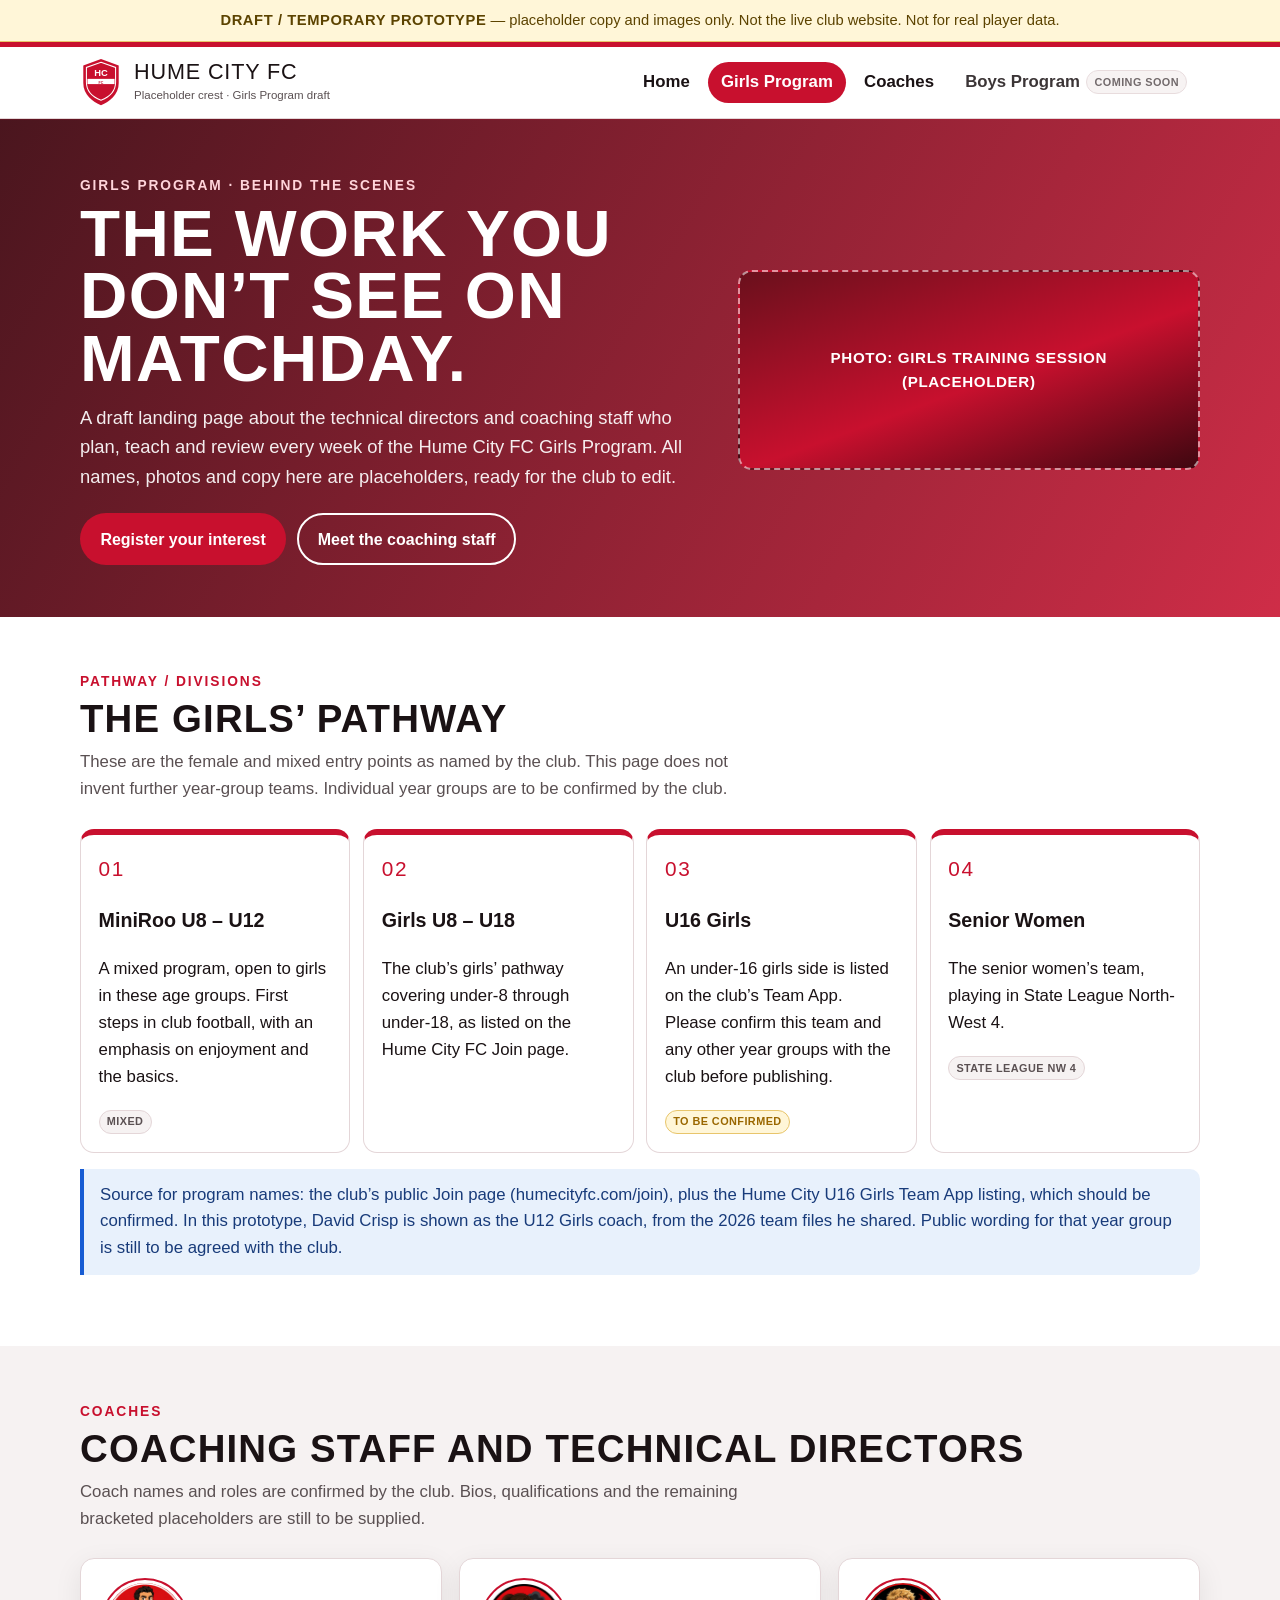
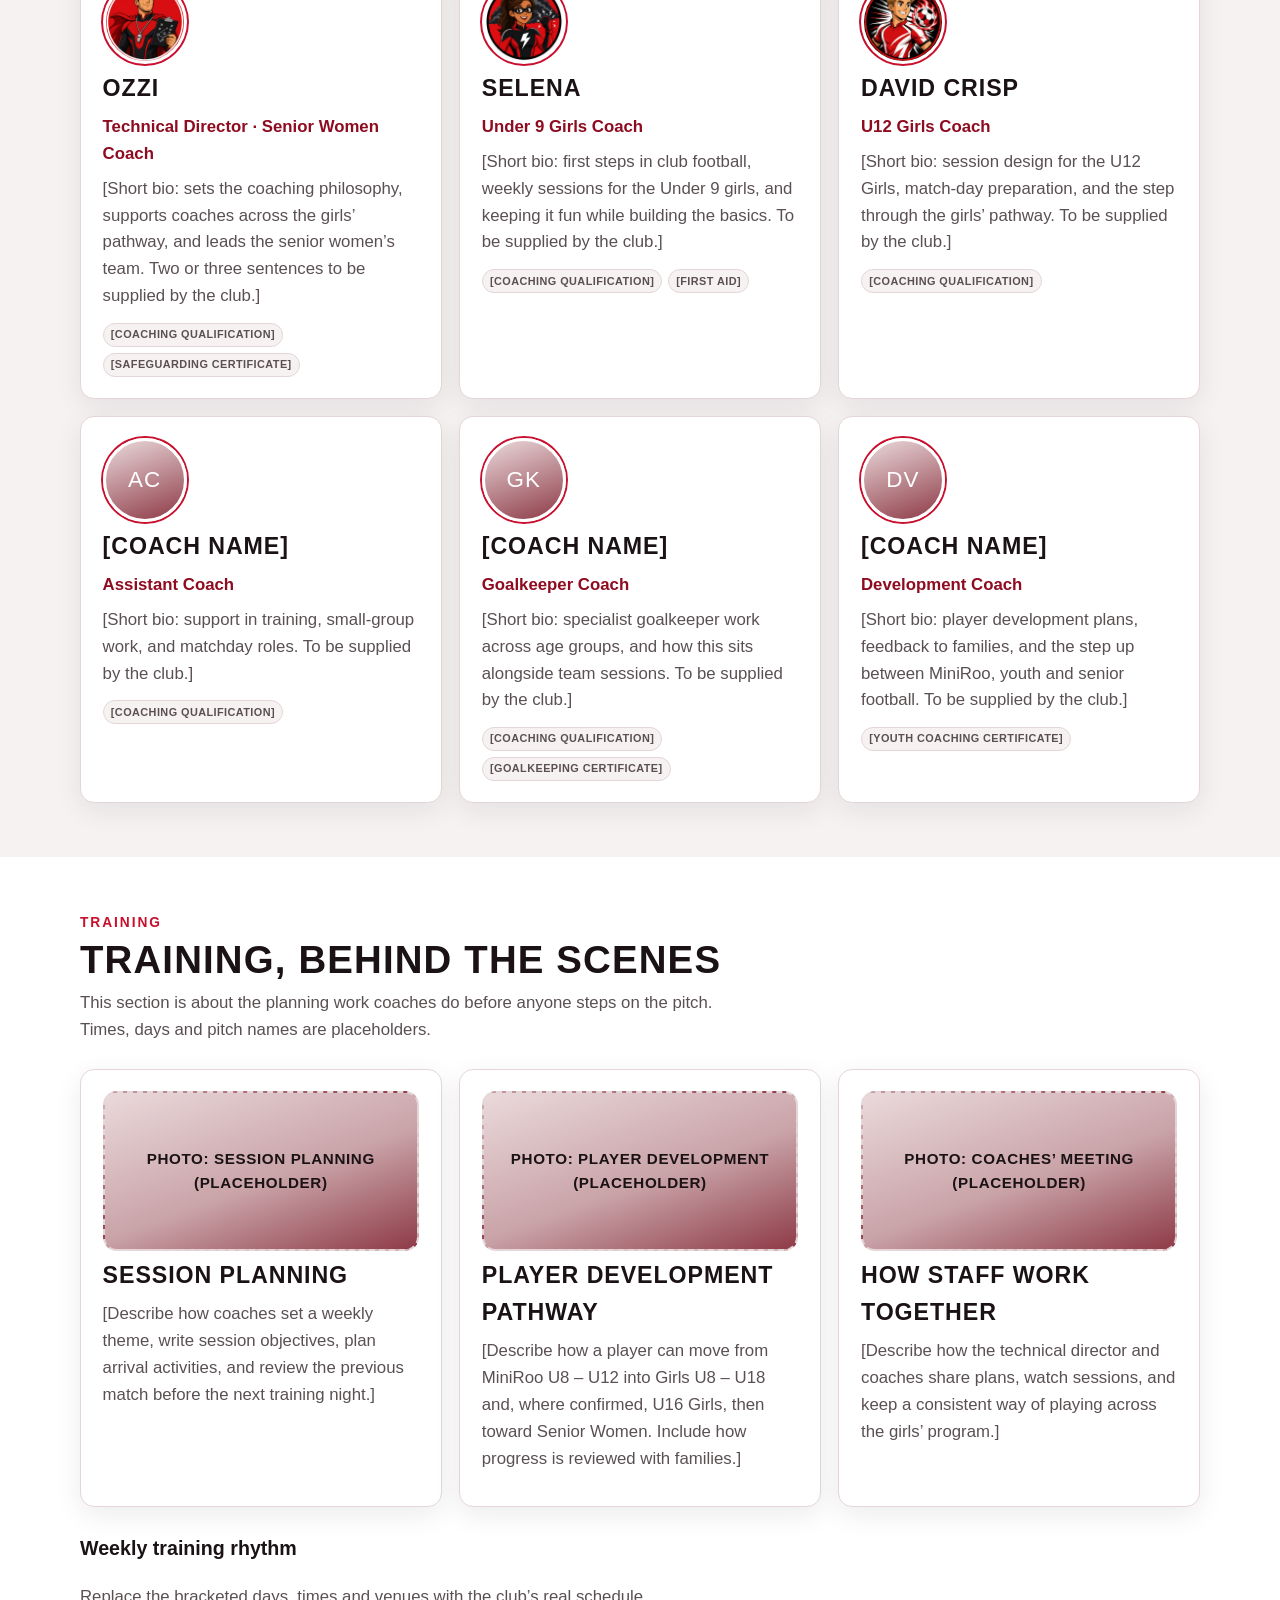
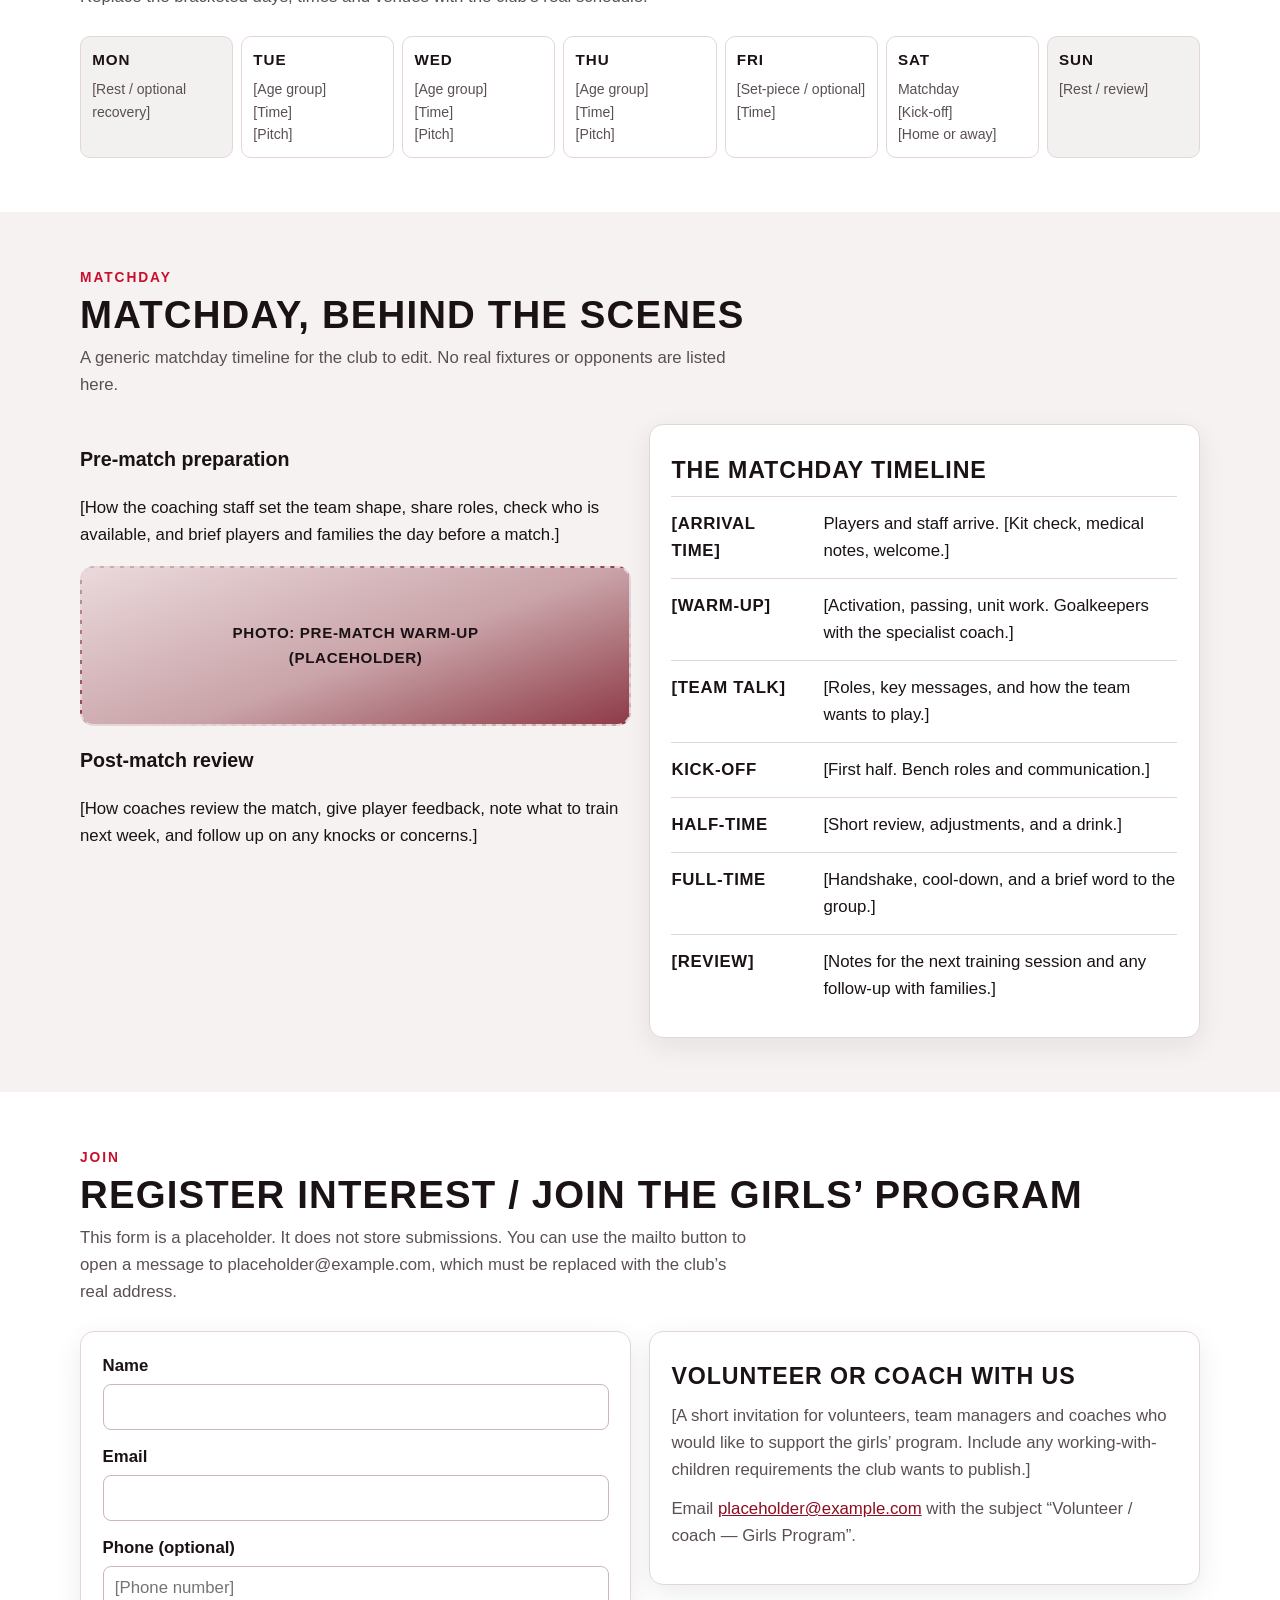
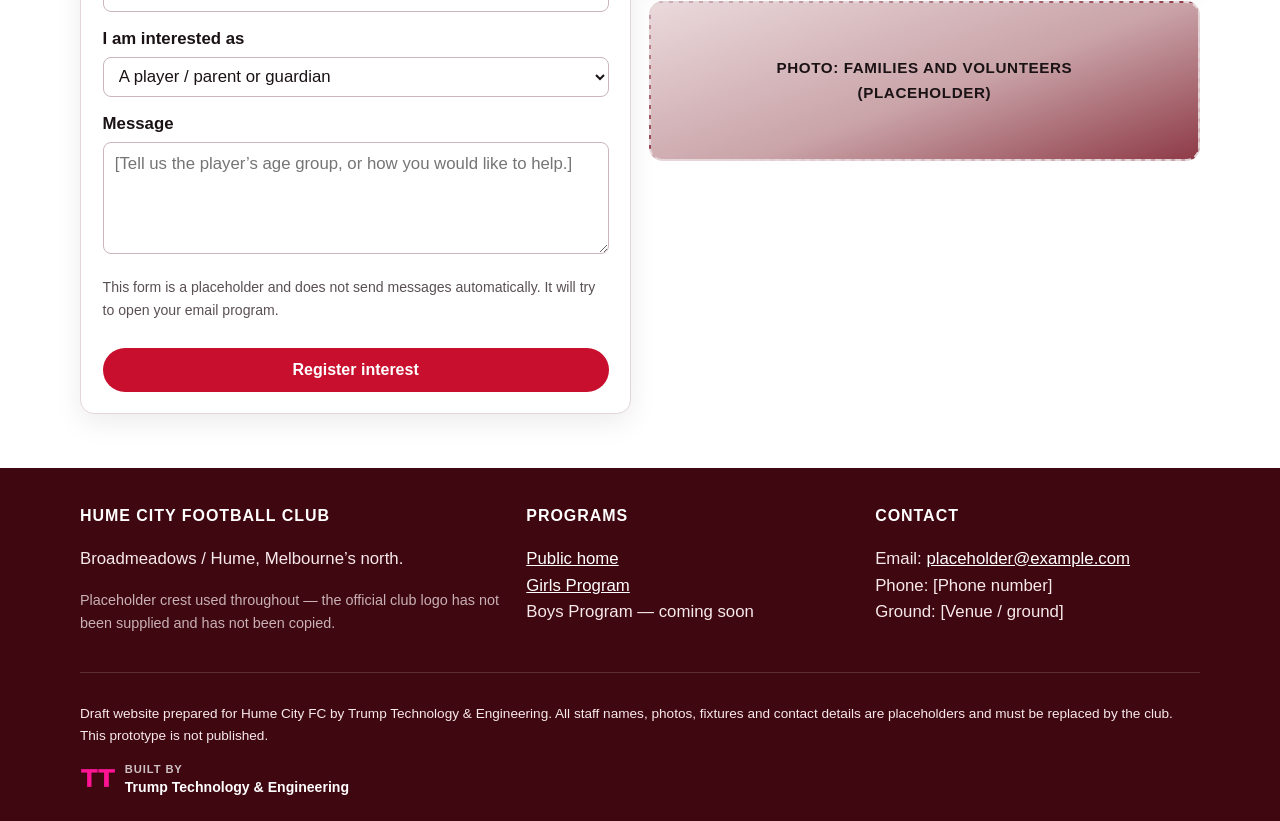
<file: girls/index.html>
<!DOCTYPE html>
<html lang="en-AU">
<head>
  <meta charset="utf-8">
  <meta http-equiv="Cache-Control" content="no-cache, no-store, must-revalidate">
  <meta http-equiv="Pragma" content="no-cache">
  <meta http-equiv="Expires" content="0">
  <meta name="viewport" content="width=device-width, initial-scale=1">
  <title>Girls Program — Hume City FC (draft)</title>
  <meta name="description" content="Behind the scenes of the Hume City FC Girls Program: coaching staff, training, matchday and how to register interest.">
  <link rel="icon" href="data:image/svg+xml;charset=utf-8,%3Csvg%20xmlns%3D%22http%3A%2F%2Fwww.w3.org%2F2000%2Fsvg%22%20viewBox%3D%220%200%2080%2096%22%20role%3D%22img%22%20aria-labelledby%3D%22crestTitle%20crestDesc%22%3E%0A%20%20%3Ctitle%20id%3D%22crestTitle%22%3EPlaceholder%20crest%3C%2Ftitle%3E%0A%20%20%3Cdesc%20id%3D%22crestDesc%22%3EA%20simple%20shield%20used%20as%20a%20placeholder.%20This%20is%20not%20the%20official%20Hume%20City%20FC%20logo.%3C%2Fdesc%3E%0A%20%20%3Cpath%20d%3D%22M40%204L74%2016.5V50c0%2022.5-18%2036.5-34%2042.5C24%2086.5%206%2072.5%206%2050V16.5L40%204z%22%20fill%3D%22%23C8102E%22%2F%3E%0A%20%20%3Cpath%20d%3D%22M40%2010L68%2020v28.5c0%2018-14.2%2029.2-28%2034.5-13.8-5.3-28-16.5-28-34.5V20L40%2010z%22%20fill%3D%22%23C8102E%22%20stroke%3D%22%23fff%22%20stroke-width%3D%222%22%2F%3E%0A%20%20%3Cpath%20d%3D%22M14%2042h52v10H14z%22%20fill%3D%22%23fff%22%2F%3E%0A%20%20%3Ctext%20x%3D%2240%22%20y%3D%2236%22%20text-anchor%3D%22middle%22%20fill%3D%22%23fff%22%20font-family%3D%22Arial%20Narrow%2C%20Arial%2C%20sans-serif%22%20font-size%3D%2218%22%20font-weight%3D%22700%22%3EHC%3C%2Ftext%3E%0A%20%20%3Ctext%20x%3D%2240%22%20y%3D%2251.5%22%20text-anchor%3D%22middle%22%20fill%3D%22%23C8102E%22%20font-family%3D%22Arial%20Narrow%2C%20Arial%2C%20sans-serif%22%20font-size%3D%227%22%20font-weight%3D%22700%22%3EFC%3C%2Ftext%3E%0A%3C%2Fsvg%3E%0A">
  <style>
/* Hume City FC Girls Program — shared stylesheet (offline, system fonts) */
:root {
  --red: #C8102E;
  --red-dark: #8E0B20;
  --red-deep: #3F0710;
  --ink: #1A1214;
  --muted: #5A5052;
  --line: #E4D6D8;
  --paper: #F6F2F2;
  --white: #ffffff;
  --good: #0F7B3A;
  --good-bg: #E8F6EE;
  --bad: #B42318;
  --bad-bg: #FDECEC;
  --warn: #9A6700;
  --warn-bg: #FFF6D8;
  --info: #175CD3;
  --info-bg: #E8F1FC;
  --shadow: 0 8px 28px rgba(26, 18, 20, 0.08);
  --radius: 14px;
  --display: "Arial Narrow", "Franklin Gothic Medium", "Helvetica Neue Condensed", Impact, sans-serif;
  --body: "Segoe UI", Calibri, "Helvetica Neue", Arial, sans-serif;
}

*, *::before, *::after { box-sizing: border-box; }
html { scroll-behavior: smooth; }
body {
  margin: 0;
  font-family: var(--body);
  font-size: 1.05rem;
  line-height: 1.6;
  color: var(--ink);
  background: var(--white);
}
img { max-width: 100%; height: auto; }
a { color: var(--red-dark); }
a:hover { color: var(--red); }
:focus-visible {
  outline: 3px solid var(--red);
  outline-offset: 3px;
}
.skip-link {
  position: absolute;
  left: 1rem;
  top: -4rem;
  background: var(--red);
  color: var(--white);
  padding: 0.6rem 1rem;
  z-index: 100;
  border-radius: 0 0 8px 8px;
}
.skip-link:focus { top: 0; }

.wrap {
  width: min(1120px, calc(100% - 2rem));
  margin-inline: auto;
}
.wrap-wide {
  width: min(1240px, calc(100% - 2rem));
  margin-inline: auto;
}

.site-header {
  position: sticky;
  top: 0;
  z-index: 40;
  background: var(--white);
  border-bottom: 1px solid var(--line);
  box-shadow: 0 1px 0 rgba(200, 16, 46, 0.15);
}
.site-header::before {
  content: "";
  display: block;
  height: 5px;
  background: var(--red);
}
.header-inner {
  display: flex;
  align-items: center;
  justify-content: space-between;
  gap: 1rem;
  min-height: 4.4rem;
}
.brand {
  display: flex;
  align-items: center;
  gap: 0.75rem;
  text-decoration: none;
  color: inherit;
}
.brand img, .brand svg, .crest {
  width: 42px;
  height: 50px;
  flex: none;
}
.brand-name {
  display: block;
  font-family: var(--display);
  font-size: 1.35rem;
  letter-spacing: 0.04em;
  text-transform: uppercase;
  line-height: 1;
}
.brand-tag {
  display: block;
  font-size: 0.72rem;
  color: var(--muted);
  margin-top: 0.2rem;
}
.nav-toggle {
  display: none;
  background: var(--white);
  border: 2px solid var(--ink);
  color: var(--ink);
  font-weight: 700;
  padding: 0.4rem 0.7rem;
  border-radius: 8px;
  cursor: pointer;
}
.site-nav {
  display: flex;
  align-items: center;
  gap: 0.35rem;
}
.site-nav a, .site-nav .nav-disabled {
  display: inline-flex;
  align-items: center;
  gap: 0.4rem;
  text-decoration: none;
  color: var(--ink);
  font-weight: 650;
  padding: 0.45rem 0.8rem;
  border-radius: 999px;
}
.site-nav a:hover { background: var(--paper); color: var(--red-dark); }
.site-nav a[aria-current="page"] {
  background: var(--red);
  color: var(--white);
}
.nav-disabled {
  color: var(--muted);
  cursor: not-allowed;
  opacity: 0.85;
}
.badge {
  display: inline-block;
  font-size: 0.68rem;
  font-weight: 700;
  letter-spacing: 0.04em;
  text-transform: uppercase;
  background: var(--paper);
  color: var(--muted);
  border: 1px solid var(--line);
  padding: 0.15rem 0.45rem;
  border-radius: 999px;
  white-space: nowrap;
}
.badge-red { background: var(--red); color: #fff; border-color: var(--red); }
.badge-warn { background: var(--warn-bg); color: var(--warn); border-color: #E8C56B; }
.badge-good { background: var(--good-bg); color: var(--good); border-color: #9DDCB6; }
.badge-bad { background: var(--bad-bg); color: var(--bad); border-color: #F2B8B5; }

.draft-banner {
  background: var(--warn-bg);
  color: #5C4300;
  border-bottom: 1px solid #E8C56B;
  font-size: 0.92rem;
  padding: 0.55rem 0;
  text-align: center;
}
.draft-banner strong { text-transform: uppercase; letter-spacing: 0.04em; }

.hero {
  background:
    linear-gradient(120deg, rgba(63, 7, 16, 0.94), rgba(200, 16, 46, 0.88)),
    repeating-linear-gradient(-45deg, rgba(255,255,255,0.06) 0 12px, transparent 12px 24px);
  color: var(--white);
  padding: 3.5rem 0 3.2rem;
}
.hero h1 {
  font-family: var(--display);
  font-size: clamp(2.3rem, 6vw, 4.1rem);
  line-height: 0.95;
  text-transform: uppercase;
  letter-spacing: 0.02em;
  margin: 0 0 0.8rem;
  font-weight: 700;
}
.hero .lede {
  font-size: 1.15rem;
  max-width: 38rem;
  color: rgba(255,255,255,0.92);
  margin: 0 0 1.4rem;
}
.hero-grid {
  display: grid;
  grid-template-columns: 1.15fr 0.85fr;
  gap: 2rem;
  align-items: center;
}
.hero-actions { display: flex; flex-wrap: wrap; gap: 0.7rem; }

.btn {
  display: inline-flex;
  align-items: center;
  justify-content: center;
  gap: 0.4rem;
  border-radius: 999px;
  padding: 0.7rem 1.15rem;
  font-weight: 700;
  text-decoration: none;
  border: 2px solid transparent;
  cursor: pointer;
  font-family: inherit;
  font-size: 1rem;
  background: var(--red);
  color: var(--white);
}
.btn:hover { background: var(--red-dark); color: var(--white); }
.btn-secondary {
  background: transparent;
  border-color: var(--white);
  color: var(--white);
}
.btn-secondary:hover { background: var(--white); color: var(--red-dark); }
.btn-outline {
  background: var(--white);
  color: var(--red-dark);
  border-color: var(--red);
}
.btn-outline:hover { background: var(--red); color: var(--white); }
.btn-ghost {
  background: transparent;
  color: var(--ink);
  border-color: var(--line);
}
.btn-ghost:hover { border-color: var(--ink); background: var(--paper); color: var(--ink); }
.btn-small { padding: 0.35rem 0.75rem; font-size: 0.9rem; }

.kicker {
  font-family: var(--display);
  text-transform: uppercase;
  letter-spacing: 0.14em;
  color: var(--red);
  font-size: 0.86rem;
  margin: 0 0 0.4rem;
  font-weight: 700;
}
.section { padding: 3.4rem 0; }
.section-alt { background: var(--paper); }
.section h2 {
  font-family: var(--display);
  text-transform: uppercase;
  letter-spacing: 0.03em;
  font-size: clamp(1.7rem, 3vw, 2.4rem);
  line-height: 1.05;
  margin: 0 0 0.6rem;
}
.section .intro { max-width: 42rem; color: var(--muted); margin: 0 0 1.6rem; }

.cards, .grid-3, .grid-2, .grid-4 {
  display: grid;
  gap: 1.1rem;
}
.grid-2 { grid-template-columns: repeat(2, 1fr); }
.grid-3 { grid-template-columns: repeat(3, 1fr); }
.grid-4 { grid-template-columns: repeat(4, 1fr); }

.card {
  background: var(--white);
  border: 1px solid var(--line);
  border-radius: var(--radius);
  box-shadow: var(--shadow);
  padding: 1.3rem 1.35rem;
}
.card-link {
  text-decoration: none;
  color: inherit;
  display: block;
  transition: transform 0.15s ease, box-shadow 0.15s ease;
}
.card-link:hover {
  transform: translateY(-3px);
  box-shadow: 0 14px 34px rgba(26, 18, 20, 0.12);
  border-color: #f0b8bf;
}
.card h3 {
  font-family: var(--display);
  text-transform: uppercase;
  letter-spacing: 0.04em;
  margin: 0.35rem 0 0.45rem;
  font-size: 1.45rem;
}
.card p { margin: 0 0 0.8rem; color: var(--muted); }
.card .card-go {
  font-weight: 700;
  color: var(--red-dark);
}

.photo-ph {
  display: flex;
  align-items: center;
  justify-content: center;
  text-align: center;
  min-height: 200px;
  border-radius: var(--radius);
  border: 2px dashed rgba(255,255,255,0.55);
  background:
    linear-gradient(160deg, #6a101c 0%, #C8102E 55%, #3F0710 100%);
  color: #fff;
  font-weight: 700;
  letter-spacing: 0.04em;
  text-transform: uppercase;
  font-family: var(--display);
  font-size: 0.95rem;
  padding: 1rem;
}
.photo-ph--paper {
  border-color: var(--line);
  background: linear-gradient(160deg, #ead9db, #c9a3a8 55%, #8e3b47);
  color: var(--ink);
  min-height: 160px;
}
.photo-ph--dark {
  background: linear-gradient(160deg, #1A1214, #5a1520 60%, #C8102E);
}

.avatar-ph {
  width: 84px;
  height: 84px;
  border-radius: 50%;
  background: linear-gradient(160deg, #ead9db, #8e3b47);
  border: 3px solid var(--white);
  box-shadow: 0 0 0 2px var(--red);
  display: flex;
  align-items: center;
  justify-content: center;
  color: #fff;
  font-family: var(--display);
  font-size: 1.4rem;
  letter-spacing: 0.05em;
}

.staff-card .role { color: var(--red-dark); font-weight: 700; margin: 0.15rem 0 0.5rem; }
.staff-card .bio { color: var(--muted); }
.qual { display: flex; flex-wrap: wrap; gap: 0.35rem; margin-top: 0.8rem; }

.pathway {
  display: grid;
  grid-template-columns: repeat(4, 1fr);
  gap: 0.8rem;
}
.pathway-step {
  position: relative;
  background: var(--white);
  border: 1px solid var(--line);
  border-top: 6px solid var(--red);
  border-radius: var(--radius);
  padding: 1.1rem;
}
.pathway-step .n {
  font-family: var(--display);
  color: var(--red);
  font-size: 1.3rem;
  letter-spacing: 0.08em;
}
.note {
  background: var(--info-bg);
  border-left: 4px solid var(--info);
  padding: 0.8rem 1rem;
  border-radius: 0 10px 10px 0;
  color: #183B7A;
  margin-top: 1rem;
}
.warn-note {
  background: var(--warn-bg);
  border-left: 4px solid var(--warn);
  padding: 0.8rem 1rem;
  border-radius: 0 10px 10px 0;
  color: #5C4300;
}
.sensitive-note {
  background: var(--bad-bg);
  border-left: 4px solid var(--bad);
  padding: 0.8rem 1rem;
  border-radius: 0 10px 10px 0;
  color: #7A150F;
}

.timeline { list-style: none; margin: 0; padding: 0; }
.timeline li {
  display: grid;
  grid-template-columns: 8.5rem 1fr;
  gap: 1rem;
  padding: 0.85rem 0;
  border-top: 1px solid var(--line);
}
.timeline strong { font-family: var(--display); text-transform: uppercase; letter-spacing: 0.04em; }

.week-grid {
  display: grid;
  grid-template-columns: repeat(7, 1fr);
  gap: 0.5rem;
}
.week-day {
  background: var(--white);
  border: 1px solid var(--line);
  border-radius: 10px;
  padding: 0.7rem;
  min-height: 7.5rem;
}
.week-day h3 { margin: 0 0 0.35rem; font-size: 0.95rem; text-transform: uppercase; letter-spacing: 0.06em; }
.week-day p { margin: 0; font-size: 0.88rem; color: var(--muted); }
.week-day.off { background: #f3f0f0; }

.form {
  display: grid;
  gap: 0.85rem;
}
.form label, .field label {
  display: block;
  font-weight: 700;
  margin-bottom: 0.25rem;
}
.form input, .form select, .form textarea,
.field input, .field select, .field textarea {
  width: 100%;
  font: inherit;
  padding: 0.55rem 0.7rem;
  border: 1px solid #cbb7b9;
  border-radius: 8px;
  background: var(--white);
  color: var(--ink);
}
.form textarea { min-height: 7rem; resize: vertical; }
.help { font-size: 0.88rem; color: var(--muted); margin: 0.25rem 0 0; }

.checklist { list-style: none; padding: 0; margin: 0; }
.checklist li {
  display: flex;
  gap: 0.6rem;
  align-items: flex-start;
  padding: 0.45rem 0;
  border-bottom: 1px solid var(--line);
}
.checklist li::before {
  content: "✓";
  color: var(--red);
  font-weight: 800;
  flex: none;
}

.site-footer {
  background: var(--red-deep);
  color: #f7e9eb;
  padding: 2.2rem 0 1.6rem;
  margin-top: 0;
}
.site-footer a { color: #fff; }
.footer-grid {
  display: grid;
  grid-template-columns: 1.3fr 1fr 1fr;
  gap: 1.5rem;
}
.site-footer h2, .site-footer h3 {
  font-family: var(--display);
  text-transform: uppercase;
  letter-spacing: 0.06em;
  font-size: 1rem;
  margin: 0 0 0.6rem;
  color: #fff;
}
.muted, .tiny { color: rgba(247, 233, 235, 0.75); font-size: 0.9rem; }
.legal { border-top: 1px solid rgba(255,255,255,0.15); margin-top: 1.4rem; padding-top: 1rem; font-size: 0.85rem; }

/* Prototype hub */
.hub-hero { padding: 2.6rem 0 1.4rem; }
.hub-hero h1 { margin-bottom: 0.5rem; }
.hub-cards { display: grid; grid-template-columns: repeat(3, 1fr); gap: 1.1rem; }
.hub-card {
  min-height: 16rem;
  display: flex;
  flex-direction: column;
  border-top: 8px solid var(--red);
}
.hub-card .num {
  font-family: var(--display);
  color: var(--red);
  letter-spacing: 0.12em;
  font-size: 0.9rem;
}
.hub-card .card-go { margin-top: auto; }

@media (max-width: 900px) {
  .hero-grid, .grid-3, .grid-4, .pathway, .hub-cards, .footer-grid, .week-grid {
    grid-template-columns: 1fr 1fr;
  }
  .week-grid { grid-template-columns: 1fr 1fr; }
}
@media (max-width: 720px) {
  .nav-toggle { display: inline-flex; }
  .site-nav {
    display: none;
    position: absolute;
    left: 0; right: 0;
    top: 100%;
    background: var(--white);
    border-bottom: 1px solid var(--line);
    flex-direction: column;
    align-items: stretch;
    padding: 0.6rem;
  }
  .site-nav.is-open { display: flex; }
  .header-inner { position: relative; }
  .hero-grid, .grid-2, .grid-3, .grid-4, .pathway, .hub-cards, .footer-grid, .week-grid, .timeline li {
    grid-template-columns: 1fr;
  }
  .hero { padding: 2.2rem 0; }
}

@media (prefers-reduced-motion: reduce) {
  html { scroll-behavior: auto; }
  .card-link { transition: none; }
}


/* Built by Trump Technology & Engineering */
a.built-by{text-decoration:none;color:inherit;cursor:pointer}a.built-by:hover .built-by-name{text-decoration:underline}
.built-by {
  display: flex;
  align-items: center;
  gap: 0.55rem;
  text-decoration: none;
  color: inherit;
}
.built-by img {
  width: 36px;
  height: 20px;
  object-fit: contain;
  flex: none;
  display: block;
}
.built-by-label {
  display: block;
  font-size: 0.7rem;
  letter-spacing: 0.08em;
  text-transform: uppercase;
  opacity: 0.75;
  font-weight: 700;
}
.built-by-name {
  display: block;
  font-weight: 700;
  font-size: 0.88rem;
  line-height: 1.2;
}
.site-footer .built-by,
.coach-foot .built-by {
  margin-top: 0.9rem;
  color: #fff;
}
.coach-foot {
  border-top: 1px solid var(--line);
  padding: 1rem 0 1.3rem;
  margin-top: auto;
}

  
.avatar-img { object-fit: cover; padding: 0; background: #000; }
</style>
</head>
<body>
  <a class="skip-link" href="#main">Skip to content</a>
  <div class="draft-banner"><div class="wrap"><strong>Draft / temporary prototype</strong> — placeholder copy and images only. Not the live club website. Not for real player data.</div></div>
  <header class="site-header">
    <div class="wrap header-inner">
      <a class="brand" href="../site/index.html">
        <img src="data:image/svg+xml;charset=utf-8,%3Csvg%20xmlns%3D%22http%3A%2F%2Fwww.w3.org%2F2000%2Fsvg%22%20viewBox%3D%220%200%2080%2096%22%20role%3D%22img%22%20aria-labelledby%3D%22crestTitle%20crestDesc%22%3E%0A%20%20%3Ctitle%20id%3D%22crestTitle%22%3EPlaceholder%20crest%3C%2Ftitle%3E%0A%20%20%3Cdesc%20id%3D%22crestDesc%22%3EA%20simple%20shield%20used%20as%20a%20placeholder.%20This%20is%20not%20the%20official%20Hume%20City%20FC%20logo.%3C%2Fdesc%3E%0A%20%20%3Cpath%20d%3D%22M40%204L74%2016.5V50c0%2022.5-18%2036.5-34%2042.5C24%2086.5%206%2072.5%206%2050V16.5L40%204z%22%20fill%3D%22%23C8102E%22%2F%3E%0A%20%20%3Cpath%20d%3D%22M40%2010L68%2020v28.5c0%2018-14.2%2029.2-28%2034.5-13.8-5.3-28-16.5-28-34.5V20L40%2010z%22%20fill%3D%22%23C8102E%22%20stroke%3D%22%23fff%22%20stroke-width%3D%222%22%2F%3E%0A%20%20%3Cpath%20d%3D%22M14%2042h52v10H14z%22%20fill%3D%22%23fff%22%2F%3E%0A%20%20%3Ctext%20x%3D%2240%22%20y%3D%2236%22%20text-anchor%3D%22middle%22%20fill%3D%22%23fff%22%20font-family%3D%22Arial%20Narrow%2C%20Arial%2C%20sans-serif%22%20font-size%3D%2218%22%20font-weight%3D%22700%22%3EHC%3C%2Ftext%3E%0A%20%20%3Ctext%20x%3D%2240%22%20y%3D%2251.5%22%20text-anchor%3D%22middle%22%20fill%3D%22%23C8102E%22%20font-family%3D%22Arial%20Narrow%2C%20Arial%2C%20sans-serif%22%20font-size%3D%227%22%20font-weight%3D%22700%22%3EFC%3C%2Ftext%3E%0A%3C%2Fsvg%3E%0A" width="42" height="50" alt="Placeholder crest">
        <span>
          <span class="brand-name">Hume City FC</span>
          <span class="brand-tag">Placeholder crest · Girls Program draft</span>
        </span>
      </a>
      <button class="nav-toggle" type="button" aria-expanded="false" aria-controls="site-nav">Menu</button>
      <nav class="site-nav" id="site-nav" aria-label="Primary">
        <a href="../site/index.html">Home</a>
        <a href="../girls/index.html" aria-current="page">Girls Program</a>
        <a href="../index.html">Coaches</a>
        <span class="nav-disabled" title="Coming soon" aria-disabled="true">Boys Program <span class="badge">Coming soon</span></span>
      </nav>
    </div>
  </header>
  <main id="main">
    <section class="hero" id="top">
      <div class="wrap hero-grid">
        <div>
          <p class="kicker" style="color:#ffd4da">Girls Program · Behind the scenes</p>
          <h1>The work you don’t see on matchday.</h1>
          <p class="lede">A draft landing page about the technical directors and coaching staff who plan, teach and review every week of the Hume City FC Girls Program. All names, photos and copy here are placeholders, ready for the club to edit.</p>
          <div class="hero-actions">
            <a class="btn" href="#register">Register your interest</a>
            <a class="btn btn-secondary" href="#staff">Meet the coaching staff</a>
          </div>
        </div>
        <div class="photo-ph" role="img" aria-label="Photo: girls training session (placeholder)">Photo: girls training session<br>(placeholder)</div>
      </div>
    </section>

    <section class="section" id="pathway">
      <div class="wrap">
        <p class="kicker">Pathway / Divisions</p>
        <h2>The girls’ pathway</h2>
        <p class="intro">These are the female and mixed entry points as named by the club. This page does not invent further year-group teams. Individual year groups are to be confirmed by the club.</p>
        <div class="pathway">
          <article class="pathway-step">
            <div class="n">01</div>
            <h3>MiniRoo U8 – U12</h3>
            <p>A mixed program, open to girls in these age groups. First steps in club football, with an emphasis on enjoyment and the basics.</p>
            <span class="badge">Mixed</span>
          </article>
          <article class="pathway-step">
            <div class="n">02</div>
            <h3>Girls U8 – U18</h3>
            <p>The club’s girls’ pathway covering under-8 through under-18, as listed on the Hume City FC Join page.</p>
          </article>
          <article class="pathway-step">
            <div class="n">03</div>
            <h3>U16 Girls</h3>
            <p>An under-16 girls side is listed on the club’s Team App. Please confirm this team and any other year groups with the club before publishing.</p>
            <span class="badge badge-warn">To be confirmed</span>
          </article>
          <article class="pathway-step">
            <div class="n">04</div>
            <h3>Senior Women</h3>
            <p>The senior women’s team, playing in State League North-West 4.</p>
            <span class="badge">State League NW 4</span>
          </article>
        </div>
        <p class="note">Source for program names: the club’s public Join page (humecityfc.com/join), plus the Hume City U16 Girls Team App listing, which should be confirmed. In this prototype, David Crisp is shown as the U12 Girls coach, from the 2026 team files he shared. Public wording for that year group is still to be agreed with the club.</p>
      </div>
    </section>

    <section class="section section-alt" id="staff">
      <div class="wrap">
        <p class="kicker">Coaches</p>
        <h2>Coaching staff and technical directors</h2>
        <p class="intro">Coach names and roles are confirmed by the club. Bios, qualifications and the remaining bracketed placeholders are still to be supplied.</p>
        <div class="grid-3">
          <article class="card staff-card">
            <img class="avatar-ph avatar-img" src="../assets/coaches/ozzi.jpg" width="84" height="84" alt="Ozzi's superhero avatar: a caped coach with a whistle and tactics board" loading="lazy">
            <h3>Ozzi</h3>
            <p class="role">Technical Director · Senior Women Coach</p>
            <p class="bio">[Short bio: sets the coaching philosophy, supports coaches across the girls’ pathway, and leads the senior women’s team. Two or three sentences to be supplied by the club.]</p>
            <div class="qual">
              <span class="badge">[Coaching qualification]</span>
              <span class="badge">[Safeguarding certificate]</span>
            </div>
          </article>
          <article class="card staff-card">
            <img class="avatar-ph avatar-img" src="../assets/coaches/selena.jpg" width="84" height="84" alt="Selena's superhero avatar: a lightning storm hero" loading="lazy">
            <h3>Selena</h3>
            <p class="role">Under 9 Girls Coach</p>
            <p class="bio">[Short bio: first steps in club football, weekly sessions for the Under 9 girls, and keeping it fun while building the basics. To be supplied by the club.]</p>
            <div class="qual">
              <span class="badge">[Coaching qualification]</span>
              <span class="badge">[First aid]</span>
            </div>
          </article>
          <article class="card staff-card">
            <img class="avatar-ph avatar-img" src="../assets/coaches/david.jpg" width="84" height="84" alt="David Crisp's superhero avatar: a striker with a flaming ball" loading="lazy">
            <h3>David Crisp</h3>
            <p class="role">U12 Girls Coach</p>
            <p class="bio">[Short bio: session design for the U12 Girls, match-day preparation, and the step through the girls’ pathway. To be supplied by the club.]</p>
            <div class="qual">
              <span class="badge">[Coaching qualification]</span>
            </div>
          </article>
          <article class="card staff-card">
            <div class="avatar-ph" aria-hidden="true">AC</div>
            <h3>[Coach name]</h3>
            <p class="role">Assistant Coach</p>
            <p class="bio">[Short bio: support in training, small-group work, and matchday roles. To be supplied by the club.]</p>
            <div class="qual">
              <span class="badge">[Coaching qualification]</span>
            </div>
          </article>
          <article class="card staff-card">
            <div class="avatar-ph" aria-hidden="true">GK</div>
            <h3>[Coach name]</h3>
            <p class="role">Goalkeeper Coach</p>
            <p class="bio">[Short bio: specialist goalkeeper work across age groups, and how this sits alongside team sessions. To be supplied by the club.]</p>
            <div class="qual">
              <span class="badge">[Coaching qualification]</span>
              <span class="badge">[Goalkeeping certificate]</span>
            </div>
          </article>
          <article class="card staff-card">
            <div class="avatar-ph" aria-hidden="true">DV</div>
            <h3>[Coach name]</h3>
            <p class="role">Development Coach</p>
            <p class="bio">[Short bio: player development plans, feedback to families, and the step up between MiniRoo, youth and senior football. To be supplied by the club.]</p>
            <div class="qual">
              <span class="badge">[Youth coaching certificate]</span>
            </div>
          </article>
        </div>
      </div>
    </section>

    <section class="section" id="training">
      <div class="wrap">
        <p class="kicker">Training</p>
        <h2>Training, behind the scenes</h2>
        <p class="intro">This section is about the planning work coaches do before anyone steps on the pitch. Times, days and pitch names are placeholders.</p>
        <div class="grid-3" style="margin-bottom:1.6rem">
          <article class="card">
            <div class="photo-ph photo-ph--paper" role="img" aria-label="Photo: session planning (placeholder)">Photo: session planning<br>(placeholder)</div>
            <h3>Session planning</h3>
            <p>[Describe how coaches set a weekly theme, write session objectives, plan arrival activities, and review the previous match before the next training night.]</p>
          </article>
          <article class="card">
            <div class="photo-ph photo-ph--paper" role="img" aria-label="Photo: player development (placeholder)">Photo: player development<br>(placeholder)</div>
            <h3>Player development pathway</h3>
            <p>[Describe how a player can move from MiniRoo U8 – U12 into Girls U8 – U18 and, where confirmed, U16 Girls, then toward Senior Women. Include how progress is reviewed with families.]</p>
          </article>
          <article class="card">
            <div class="photo-ph photo-ph--paper" role="img" aria-label="Photo: coaching staff meeting (placeholder)">Photo: coaches’ meeting<br>(placeholder)</div>
            <h3>How staff work together</h3>
            <p>[Describe how the technical director and coaches share plans, watch sessions, and keep a consistent way of playing across the girls’ program.]</p>
          </article>
        </div>
        <h3>Weekly training rhythm</h3>
        <p class="intro">Replace the bracketed days, times and venues with the club’s real schedule.</p>
        <div class="week-grid">
          <div class="week-day off"><h3>Mon</h3><p>[Rest / optional recovery]</p></div>
          <div class="week-day"><h3>Tue</h3><p>[Age group]<br>[Time]<br>[Pitch]</p></div>
          <div class="week-day"><h3>Wed</h3><p>[Age group]<br>[Time]<br>[Pitch]</p></div>
          <div class="week-day"><h3>Thu</h3><p>[Age group]<br>[Time]<br>[Pitch]</p></div>
          <div class="week-day"><h3>Fri</h3><p>[Set-piece / optional]<br>[Time]</p></div>
          <div class="week-day"><h3>Sat</h3><p>Matchday<br>[Kick-off]<br>[Home or away]</p></div>
          <div class="week-day off"><h3>Sun</h3><p>[Rest / review]</p></div>
        </div>
      </div>
    </section>

    <section class="section section-alt" id="matchday">
      <div class="wrap">
        <p class="kicker">Matchday</p>
        <h2>Matchday, behind the scenes</h2>
        <p class="intro">A generic matchday timeline for the club to edit. No real fixtures or opponents are listed here.</p>
        <div class="grid-2">
          <div>
            <h3>Pre-match preparation</h3>
            <p>[How the coaching staff set the team shape, share roles, check who is available, and brief players and families the day before a match.]</p>
            <div class="photo-ph photo-ph--paper" style="margin:1rem 0" role="img" aria-label="Photo: pre-match warm-up (placeholder)">Photo: pre-match warm-up<br>(placeholder)</div>
            <h3>Post-match review</h3>
            <p>[How coaches review the match, give player feedback, note what to train next week, and follow up on any knocks or concerns.]</p>
          </div>
          <div class="card">
            <h3>The matchday timeline</h3>
            <ol class="timeline">
              <li><strong>[Arrival time]</strong><div>Players and staff arrive. [Kit check, medical notes, welcome.]</div></li>
              <li><strong>[Warm-up]</strong><div>[Activation, passing, unit work. Goalkeepers with the specialist coach.]</div></li>
              <li><strong>[Team talk]</strong><div>[Roles, key messages, and how the team wants to play.]</div></li>
              <li><strong>Kick-off</strong><div>[First half. Bench roles and communication.]</div></li>
              <li><strong>Half-time</strong><div>[Short review, adjustments, and a drink.]</div></li>
              <li><strong>Full-time</strong><div>[Handshake, cool-down, and a brief word to the group.]</div></li>
              <li><strong>[Review]</strong><div>[Notes for the next training session and any follow-up with families.]</div></li>
            </ol>
          </div>
        </div>
      </div>
    </section>

    <section class="section" id="register">
      <div class="wrap">
        <p class="kicker">Join</p>
        <h2>Register interest / join the girls’ program</h2>
        <p class="intro">This form is a placeholder. It does not store submissions. You can use the mailto button to open a message to placeholder@example.com, which must be replaced with the club’s real address.</p>
        <div class="grid-2">
          <form class="card form" action="mailto:placeholder@example.com" method="get" enctype="text/plain">
            <input type="hidden" name="subject" value="Girls Program interest (draft form)">
            <div class="field">
              <label for="name">Name</label>
              <input id="name" name="name" type="text" autocomplete="name" required>
            </div>
            <div class="field">
              <label for="email">Email</label>
              <input id="email" name="email" type="email" autocomplete="email" required>
            </div>
            <div class="field">
              <label for="phone">Phone (optional)</label>
              <input id="phone" name="phone" type="tel" autocomplete="tel" placeholder="[Phone number]">
            </div>
            <div class="field">
              <label for="interest">I am interested as</label>
              <select id="interest" name="interest">
                <option>A player / parent or guardian</option>
                <option>A volunteer</option>
                <option>A coach</option>
              </select>
            </div>
            <div class="field">
              <label for="message">Message</label>
              <textarea id="message" name="body" placeholder="[Tell us the player’s age group, or how you would like to help.]"></textarea>
            </div>
            <p class="help">This form is a placeholder and does not send messages automatically. It will try to open your email program.</p>
            <button class="btn" type="submit">Register interest</button>
          </form>
          <div>
            <div class="card" style="margin-bottom:1rem">
              <h3>Volunteer or coach with us</h3>
              <p>[A short invitation for volunteers, team managers and coaches who would like to support the girls’ program. Include any working-with-children requirements the club wants to publish.]</p>
              <p>Email <a href="mailto:placeholder@example.com">placeholder@example.com</a> with the subject “Volunteer / coach — Girls Program”.</p>
            </div>
            <div class="photo-ph photo-ph--paper" role="img" aria-label="Photo: families and volunteers (placeholder)">Photo: families and volunteers<br>(placeholder)</div>
          </div>
        </div>
      </div>
    </section>
  </main>
  <footer class="site-footer">
    <div class="wrap footer-grid">
      <div>
        <h2>Hume City Football Club</h2>
        <p>Broadmeadows / Hume, Melbourne’s north.</p>
        <p class="tiny">Placeholder crest used throughout — the official club logo has not been supplied and has not been copied.</p>
      </div>
      <div>
        <h3>Programs</h3>
        <p><a href="../site/index.html">Public home</a><br>
        <a href="../girls/index.html">Girls Program</a><br>
        Boys Program — coming soon</p>
      </div>
      <div>
        <h3>Contact</h3>
        <p>Email: <a href="mailto:placeholder@example.com">placeholder@example.com</a><br>
        Phone: [Phone number]<br>
        Ground: [Venue / ground]</p>
      </div>
    </div>
    <div class="wrap legal">
      <p>Draft website prepared for Hume City FC by Trump Technology &amp; Engineering. All staff names, photos, fixtures and contact details are placeholders and must be replaced by the club. This prototype is not published.</p>
          <a class="built-by" href="https://trump.tech" target="_blank" rel="noopener" title="Trump Technology &amp; Engineering, trump.tech"><img src="[data-uri]" width="36" height="20" alt="Trump Technology &amp; Engineering mark"><span><span class="built-by-label">Built by</span><span class="built-by-name">Trump Technology &amp; Engineering</span></span></a>
    </div>
  </footer>
  <script>
(function () {
  var toggle = document.querySelector(".nav-toggle");
  var nav = document.getElementById("site-nav");
  if (!toggle || !nav) return;
  toggle.addEventListener("click", function () {
    var open = nav.classList.toggle("is-open");
    toggle.setAttribute("aria-expanded", open ? "true" : "false");
    toggle.textContent = open ? "Close" : "Menu";
  });
})();

  </script>
</body>
</html>
</file>
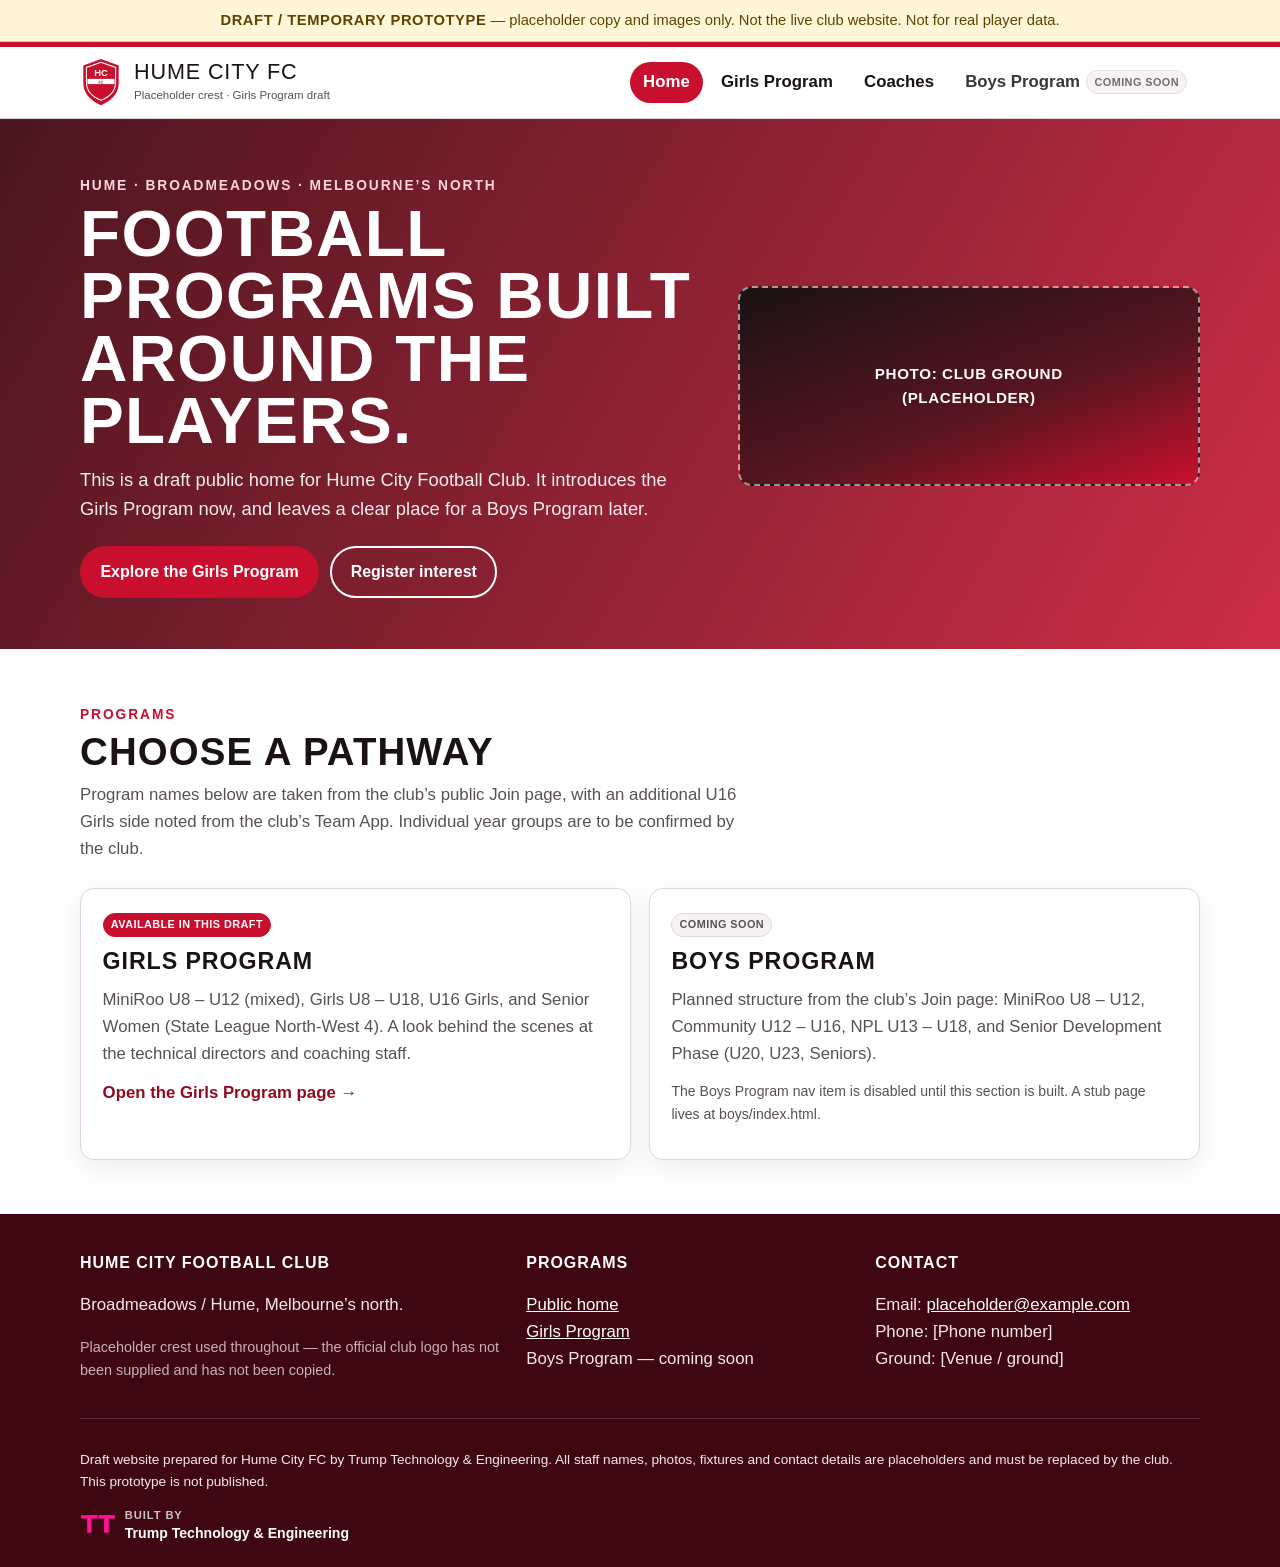
<file: site/index.html>
<!DOCTYPE html>
<html lang="en-AU">
<head>
  <meta charset="utf-8">
  <meta http-equiv="Cache-Control" content="no-cache, no-store, must-revalidate">
  <meta http-equiv="Pragma" content="no-cache">
  <meta http-equiv="Expires" content="0">
  <meta name="viewport" content="width=device-width, initial-scale=1">
  <title>Hume City FC — Programs (draft)</title>
  <meta name="description" content="Draft public home for Hume City Football Club programs in Broadmeadows, Melbourne’s north.">
  <link rel="icon" href="data:image/svg+xml;charset=utf-8,%3Csvg%20xmlns%3D%22http%3A%2F%2Fwww.w3.org%2F2000%2Fsvg%22%20viewBox%3D%220%200%2080%2096%22%20role%3D%22img%22%20aria-labelledby%3D%22crestTitle%20crestDesc%22%3E%0A%20%20%3Ctitle%20id%3D%22crestTitle%22%3EPlaceholder%20crest%3C%2Ftitle%3E%0A%20%20%3Cdesc%20id%3D%22crestDesc%22%3EA%20simple%20shield%20used%20as%20a%20placeholder.%20This%20is%20not%20the%20official%20Hume%20City%20FC%20logo.%3C%2Fdesc%3E%0A%20%20%3Cpath%20d%3D%22M40%204L74%2016.5V50c0%2022.5-18%2036.5-34%2042.5C24%2086.5%206%2072.5%206%2050V16.5L40%204z%22%20fill%3D%22%23C8102E%22%2F%3E%0A%20%20%3Cpath%20d%3D%22M40%2010L68%2020v28.5c0%2018-14.2%2029.2-28%2034.5-13.8-5.3-28-16.5-28-34.5V20L40%2010z%22%20fill%3D%22%23C8102E%22%20stroke%3D%22%23fff%22%20stroke-width%3D%222%22%2F%3E%0A%20%20%3Cpath%20d%3D%22M14%2042h52v10H14z%22%20fill%3D%22%23fff%22%2F%3E%0A%20%20%3Ctext%20x%3D%2240%22%20y%3D%2236%22%20text-anchor%3D%22middle%22%20fill%3D%22%23fff%22%20font-family%3D%22Arial%20Narrow%2C%20Arial%2C%20sans-serif%22%20font-size%3D%2218%22%20font-weight%3D%22700%22%3EHC%3C%2Ftext%3E%0A%20%20%3Ctext%20x%3D%2240%22%20y%3D%2251.5%22%20text-anchor%3D%22middle%22%20fill%3D%22%23C8102E%22%20font-family%3D%22Arial%20Narrow%2C%20Arial%2C%20sans-serif%22%20font-size%3D%227%22%20font-weight%3D%22700%22%3EFC%3C%2Ftext%3E%0A%3C%2Fsvg%3E%0A">
  <style>
/* Hume City FC Girls Program — shared stylesheet (offline, system fonts) */
:root {
  --red: #C8102E;
  --red-dark: #8E0B20;
  --red-deep: #3F0710;
  --ink: #1A1214;
  --muted: #5A5052;
  --line: #E4D6D8;
  --paper: #F6F2F2;
  --white: #ffffff;
  --good: #0F7B3A;
  --good-bg: #E8F6EE;
  --bad: #B42318;
  --bad-bg: #FDECEC;
  --warn: #9A6700;
  --warn-bg: #FFF6D8;
  --info: #175CD3;
  --info-bg: #E8F1FC;
  --shadow: 0 8px 28px rgba(26, 18, 20, 0.08);
  --radius: 14px;
  --display: "Arial Narrow", "Franklin Gothic Medium", "Helvetica Neue Condensed", Impact, sans-serif;
  --body: "Segoe UI", Calibri, "Helvetica Neue", Arial, sans-serif;
}

*, *::before, *::after { box-sizing: border-box; }
html { scroll-behavior: smooth; }
body {
  margin: 0;
  font-family: var(--body);
  font-size: 1.05rem;
  line-height: 1.6;
  color: var(--ink);
  background: var(--white);
}
img { max-width: 100%; height: auto; }
a { color: var(--red-dark); }
a:hover { color: var(--red); }
:focus-visible {
  outline: 3px solid var(--red);
  outline-offset: 3px;
}
.skip-link {
  position: absolute;
  left: 1rem;
  top: -4rem;
  background: var(--red);
  color: var(--white);
  padding: 0.6rem 1rem;
  z-index: 100;
  border-radius: 0 0 8px 8px;
}
.skip-link:focus { top: 0; }

.wrap {
  width: min(1120px, calc(100% - 2rem));
  margin-inline: auto;
}
.wrap-wide {
  width: min(1240px, calc(100% - 2rem));
  margin-inline: auto;
}

.site-header {
  position: sticky;
  top: 0;
  z-index: 40;
  background: var(--white);
  border-bottom: 1px solid var(--line);
  box-shadow: 0 1px 0 rgba(200, 16, 46, 0.15);
}
.site-header::before {
  content: "";
  display: block;
  height: 5px;
  background: var(--red);
}
.header-inner {
  display: flex;
  align-items: center;
  justify-content: space-between;
  gap: 1rem;
  min-height: 4.4rem;
}
.brand {
  display: flex;
  align-items: center;
  gap: 0.75rem;
  text-decoration: none;
  color: inherit;
}
.brand img, .brand svg, .crest {
  width: 42px;
  height: 50px;
  flex: none;
}
.brand-name {
  display: block;
  font-family: var(--display);
  font-size: 1.35rem;
  letter-spacing: 0.04em;
  text-transform: uppercase;
  line-height: 1;
}
.brand-tag {
  display: block;
  font-size: 0.72rem;
  color: var(--muted);
  margin-top: 0.2rem;
}
.nav-toggle {
  display: none;
  background: var(--white);
  border: 2px solid var(--ink);
  color: var(--ink);
  font-weight: 700;
  padding: 0.4rem 0.7rem;
  border-radius: 8px;
  cursor: pointer;
}
.site-nav {
  display: flex;
  align-items: center;
  gap: 0.35rem;
}
.site-nav a, .site-nav .nav-disabled {
  display: inline-flex;
  align-items: center;
  gap: 0.4rem;
  text-decoration: none;
  color: var(--ink);
  font-weight: 650;
  padding: 0.45rem 0.8rem;
  border-radius: 999px;
}
.site-nav a:hover { background: var(--paper); color: var(--red-dark); }
.site-nav a[aria-current="page"] {
  background: var(--red);
  color: var(--white);
}
.nav-disabled {
  color: var(--muted);
  cursor: not-allowed;
  opacity: 0.85;
}
.badge {
  display: inline-block;
  font-size: 0.68rem;
  font-weight: 700;
  letter-spacing: 0.04em;
  text-transform: uppercase;
  background: var(--paper);
  color: var(--muted);
  border: 1px solid var(--line);
  padding: 0.15rem 0.45rem;
  border-radius: 999px;
  white-space: nowrap;
}
.badge-red { background: var(--red); color: #fff; border-color: var(--red); }
.badge-warn { background: var(--warn-bg); color: var(--warn); border-color: #E8C56B; }
.badge-good { background: var(--good-bg); color: var(--good); border-color: #9DDCB6; }
.badge-bad { background: var(--bad-bg); color: var(--bad); border-color: #F2B8B5; }

.draft-banner {
  background: var(--warn-bg);
  color: #5C4300;
  border-bottom: 1px solid #E8C56B;
  font-size: 0.92rem;
  padding: 0.55rem 0;
  text-align: center;
}
.draft-banner strong { text-transform: uppercase; letter-spacing: 0.04em; }

.hero {
  background:
    linear-gradient(120deg, rgba(63, 7, 16, 0.94), rgba(200, 16, 46, 0.88)),
    repeating-linear-gradient(-45deg, rgba(255,255,255,0.06) 0 12px, transparent 12px 24px);
  color: var(--white);
  padding: 3.5rem 0 3.2rem;
}
.hero h1 {
  font-family: var(--display);
  font-size: clamp(2.3rem, 6vw, 4.1rem);
  line-height: 0.95;
  text-transform: uppercase;
  letter-spacing: 0.02em;
  margin: 0 0 0.8rem;
  font-weight: 700;
}
.hero .lede {
  font-size: 1.15rem;
  max-width: 38rem;
  color: rgba(255,255,255,0.92);
  margin: 0 0 1.4rem;
}
.hero-grid {
  display: grid;
  grid-template-columns: 1.15fr 0.85fr;
  gap: 2rem;
  align-items: center;
}
.hero-actions { display: flex; flex-wrap: wrap; gap: 0.7rem; }

.btn {
  display: inline-flex;
  align-items: center;
  justify-content: center;
  gap: 0.4rem;
  border-radius: 999px;
  padding: 0.7rem 1.15rem;
  font-weight: 700;
  text-decoration: none;
  border: 2px solid transparent;
  cursor: pointer;
  font-family: inherit;
  font-size: 1rem;
  background: var(--red);
  color: var(--white);
}
.btn:hover { background: var(--red-dark); color: var(--white); }
.btn-secondary {
  background: transparent;
  border-color: var(--white);
  color: var(--white);
}
.btn-secondary:hover { background: var(--white); color: var(--red-dark); }
.btn-outline {
  background: var(--white);
  color: var(--red-dark);
  border-color: var(--red);
}
.btn-outline:hover { background: var(--red); color: var(--white); }
.btn-ghost {
  background: transparent;
  color: var(--ink);
  border-color: var(--line);
}
.btn-ghost:hover { border-color: var(--ink); background: var(--paper); color: var(--ink); }
.btn-small { padding: 0.35rem 0.75rem; font-size: 0.9rem; }

.kicker {
  font-family: var(--display);
  text-transform: uppercase;
  letter-spacing: 0.14em;
  color: var(--red);
  font-size: 0.86rem;
  margin: 0 0 0.4rem;
  font-weight: 700;
}
.section { padding: 3.4rem 0; }
.section-alt { background: var(--paper); }
.section h2 {
  font-family: var(--display);
  text-transform: uppercase;
  letter-spacing: 0.03em;
  font-size: clamp(1.7rem, 3vw, 2.4rem);
  line-height: 1.05;
  margin: 0 0 0.6rem;
}
.section .intro { max-width: 42rem; color: var(--muted); margin: 0 0 1.6rem; }

.cards, .grid-3, .grid-2, .grid-4 {
  display: grid;
  gap: 1.1rem;
}
.grid-2 { grid-template-columns: repeat(2, 1fr); }
.grid-3 { grid-template-columns: repeat(3, 1fr); }
.grid-4 { grid-template-columns: repeat(4, 1fr); }

.card {
  background: var(--white);
  border: 1px solid var(--line);
  border-radius: var(--radius);
  box-shadow: var(--shadow);
  padding: 1.3rem 1.35rem;
}
.card-link {
  text-decoration: none;
  color: inherit;
  display: block;
  transition: transform 0.15s ease, box-shadow 0.15s ease;
}
.card-link:hover {
  transform: translateY(-3px);
  box-shadow: 0 14px 34px rgba(26, 18, 20, 0.12);
  border-color: #f0b8bf;
}
.card h3 {
  font-family: var(--display);
  text-transform: uppercase;
  letter-spacing: 0.04em;
  margin: 0.35rem 0 0.45rem;
  font-size: 1.45rem;
}
.card p { margin: 0 0 0.8rem; color: var(--muted); }
.card .card-go {
  font-weight: 700;
  color: var(--red-dark);
}

.photo-ph {
  display: flex;
  align-items: center;
  justify-content: center;
  text-align: center;
  min-height: 200px;
  border-radius: var(--radius);
  border: 2px dashed rgba(255,255,255,0.55);
  background:
    linear-gradient(160deg, #6a101c 0%, #C8102E 55%, #3F0710 100%);
  color: #fff;
  font-weight: 700;
  letter-spacing: 0.04em;
  text-transform: uppercase;
  font-family: var(--display);
  font-size: 0.95rem;
  padding: 1rem;
}
.photo-ph--paper {
  border-color: var(--line);
  background: linear-gradient(160deg, #ead9db, #c9a3a8 55%, #8e3b47);
  color: var(--ink);
  min-height: 160px;
}
.photo-ph--dark {
  background: linear-gradient(160deg, #1A1214, #5a1520 60%, #C8102E);
}

.avatar-ph {
  width: 84px;
  height: 84px;
  border-radius: 50%;
  background: linear-gradient(160deg, #ead9db, #8e3b47);
  border: 3px solid var(--white);
  box-shadow: 0 0 0 2px var(--red);
  display: flex;
  align-items: center;
  justify-content: center;
  color: #fff;
  font-family: var(--display);
  font-size: 1.4rem;
  letter-spacing: 0.05em;
}

.staff-card .role { color: var(--red-dark); font-weight: 700; margin: 0.15rem 0 0.5rem; }
.staff-card .bio { color: var(--muted); }
.qual { display: flex; flex-wrap: wrap; gap: 0.35rem; margin-top: 0.8rem; }

.pathway {
  display: grid;
  grid-template-columns: repeat(4, 1fr);
  gap: 0.8rem;
}
.pathway-step {
  position: relative;
  background: var(--white);
  border: 1px solid var(--line);
  border-top: 6px solid var(--red);
  border-radius: var(--radius);
  padding: 1.1rem;
}
.pathway-step .n {
  font-family: var(--display);
  color: var(--red);
  font-size: 1.3rem;
  letter-spacing: 0.08em;
}
.note {
  background: var(--info-bg);
  border-left: 4px solid var(--info);
  padding: 0.8rem 1rem;
  border-radius: 0 10px 10px 0;
  color: #183B7A;
  margin-top: 1rem;
}
.warn-note {
  background: var(--warn-bg);
  border-left: 4px solid var(--warn);
  padding: 0.8rem 1rem;
  border-radius: 0 10px 10px 0;
  color: #5C4300;
}
.sensitive-note {
  background: var(--bad-bg);
  border-left: 4px solid var(--bad);
  padding: 0.8rem 1rem;
  border-radius: 0 10px 10px 0;
  color: #7A150F;
}

.timeline { list-style: none; margin: 0; padding: 0; }
.timeline li {
  display: grid;
  grid-template-columns: 8.5rem 1fr;
  gap: 1rem;
  padding: 0.85rem 0;
  border-top: 1px solid var(--line);
}
.timeline strong { font-family: var(--display); text-transform: uppercase; letter-spacing: 0.04em; }

.week-grid {
  display: grid;
  grid-template-columns: repeat(7, 1fr);
  gap: 0.5rem;
}
.week-day {
  background: var(--white);
  border: 1px solid var(--line);
  border-radius: 10px;
  padding: 0.7rem;
  min-height: 7.5rem;
}
.week-day h3 { margin: 0 0 0.35rem; font-size: 0.95rem; text-transform: uppercase; letter-spacing: 0.06em; }
.week-day p { margin: 0; font-size: 0.88rem; color: var(--muted); }
.week-day.off { background: #f3f0f0; }

.form {
  display: grid;
  gap: 0.85rem;
}
.form label, .field label {
  display: block;
  font-weight: 700;
  margin-bottom: 0.25rem;
}
.form input, .form select, .form textarea,
.field input, .field select, .field textarea {
  width: 100%;
  font: inherit;
  padding: 0.55rem 0.7rem;
  border: 1px solid #cbb7b9;
  border-radius: 8px;
  background: var(--white);
  color: var(--ink);
}
.form textarea { min-height: 7rem; resize: vertical; }
.help { font-size: 0.88rem; color: var(--muted); margin: 0.25rem 0 0; }

.checklist { list-style: none; padding: 0; margin: 0; }
.checklist li {
  display: flex;
  gap: 0.6rem;
  align-items: flex-start;
  padding: 0.45rem 0;
  border-bottom: 1px solid var(--line);
}
.checklist li::before {
  content: "✓";
  color: var(--red);
  font-weight: 800;
  flex: none;
}

.site-footer {
  background: var(--red-deep);
  color: #f7e9eb;
  padding: 2.2rem 0 1.6rem;
  margin-top: 0;
}
.site-footer a { color: #fff; }
.footer-grid {
  display: grid;
  grid-template-columns: 1.3fr 1fr 1fr;
  gap: 1.5rem;
}
.site-footer h2, .site-footer h3 {
  font-family: var(--display);
  text-transform: uppercase;
  letter-spacing: 0.06em;
  font-size: 1rem;
  margin: 0 0 0.6rem;
  color: #fff;
}
.muted, .tiny { color: rgba(247, 233, 235, 0.75); font-size: 0.9rem; }
.legal { border-top: 1px solid rgba(255,255,255,0.15); margin-top: 1.4rem; padding-top: 1rem; font-size: 0.85rem; }

/* Prototype hub */
.hub-hero { padding: 2.6rem 0 1.4rem; }
.hub-hero h1 { margin-bottom: 0.5rem; }
.hub-cards { display: grid; grid-template-columns: repeat(3, 1fr); gap: 1.1rem; }
.hub-card {
  min-height: 16rem;
  display: flex;
  flex-direction: column;
  border-top: 8px solid var(--red);
}
.hub-card .num {
  font-family: var(--display);
  color: var(--red);
  letter-spacing: 0.12em;
  font-size: 0.9rem;
}
.hub-card .card-go { margin-top: auto; }

@media (max-width: 900px) {
  .hero-grid, .grid-3, .grid-4, .pathway, .hub-cards, .footer-grid, .week-grid {
    grid-template-columns: 1fr 1fr;
  }
  .week-grid { grid-template-columns: 1fr 1fr; }
}
@media (max-width: 720px) {
  .nav-toggle { display: inline-flex; }
  .site-nav {
    display: none;
    position: absolute;
    left: 0; right: 0;
    top: 100%;
    background: var(--white);
    border-bottom: 1px solid var(--line);
    flex-direction: column;
    align-items: stretch;
    padding: 0.6rem;
  }
  .site-nav.is-open { display: flex; }
  .header-inner { position: relative; }
  .hero-grid, .grid-2, .grid-3, .grid-4, .pathway, .hub-cards, .footer-grid, .week-grid, .timeline li {
    grid-template-columns: 1fr;
  }
  .hero { padding: 2.2rem 0; }
}

@media (prefers-reduced-motion: reduce) {
  html { scroll-behavior: auto; }
  .card-link { transition: none; }
}


/* Built by Trump Technology & Engineering */
a.built-by{text-decoration:none;color:inherit;cursor:pointer}a.built-by:hover .built-by-name{text-decoration:underline}
.built-by {
  display: flex;
  align-items: center;
  gap: 0.55rem;
  text-decoration: none;
  color: inherit;
}
.built-by img {
  width: 36px;
  height: 20px;
  object-fit: contain;
  flex: none;
  display: block;
}
.built-by-label {
  display: block;
  font-size: 0.7rem;
  letter-spacing: 0.08em;
  text-transform: uppercase;
  opacity: 0.75;
  font-weight: 700;
}
.built-by-name {
  display: block;
  font-weight: 700;
  font-size: 0.88rem;
  line-height: 1.2;
}
.site-footer .built-by,
.coach-foot .built-by {
  margin-top: 0.9rem;
  color: #fff;
}
.coach-foot {
  border-top: 1px solid var(--line);
  padding: 1rem 0 1.3rem;
  margin-top: auto;
}

  </style>
</head>
<body>
  <a class="skip-link" href="#main">Skip to content</a>
  <div class="draft-banner"><div class="wrap"><strong>Draft / temporary prototype</strong> — placeholder copy and images only. Not the live club website. Not for real player data.</div></div>
  <header class="site-header">
    <div class="wrap header-inner">
      <a class="brand" href="../site/index.html">
        <img src="data:image/svg+xml;charset=utf-8,%3Csvg%20xmlns%3D%22http%3A%2F%2Fwww.w3.org%2F2000%2Fsvg%22%20viewBox%3D%220%200%2080%2096%22%20role%3D%22img%22%20aria-labelledby%3D%22crestTitle%20crestDesc%22%3E%0A%20%20%3Ctitle%20id%3D%22crestTitle%22%3EPlaceholder%20crest%3C%2Ftitle%3E%0A%20%20%3Cdesc%20id%3D%22crestDesc%22%3EA%20simple%20shield%20used%20as%20a%20placeholder.%20This%20is%20not%20the%20official%20Hume%20City%20FC%20logo.%3C%2Fdesc%3E%0A%20%20%3Cpath%20d%3D%22M40%204L74%2016.5V50c0%2022.5-18%2036.5-34%2042.5C24%2086.5%206%2072.5%206%2050V16.5L40%204z%22%20fill%3D%22%23C8102E%22%2F%3E%0A%20%20%3Cpath%20d%3D%22M40%2010L68%2020v28.5c0%2018-14.2%2029.2-28%2034.5-13.8-5.3-28-16.5-28-34.5V20L40%2010z%22%20fill%3D%22%23C8102E%22%20stroke%3D%22%23fff%22%20stroke-width%3D%222%22%2F%3E%0A%20%20%3Cpath%20d%3D%22M14%2042h52v10H14z%22%20fill%3D%22%23fff%22%2F%3E%0A%20%20%3Ctext%20x%3D%2240%22%20y%3D%2236%22%20text-anchor%3D%22middle%22%20fill%3D%22%23fff%22%20font-family%3D%22Arial%20Narrow%2C%20Arial%2C%20sans-serif%22%20font-size%3D%2218%22%20font-weight%3D%22700%22%3EHC%3C%2Ftext%3E%0A%20%20%3Ctext%20x%3D%2240%22%20y%3D%2251.5%22%20text-anchor%3D%22middle%22%20fill%3D%22%23C8102E%22%20font-family%3D%22Arial%20Narrow%2C%20Arial%2C%20sans-serif%22%20font-size%3D%227%22%20font-weight%3D%22700%22%3EFC%3C%2Ftext%3E%0A%3C%2Fsvg%3E%0A" width="42" height="50" alt="Placeholder crest">
        <span>
          <span class="brand-name">Hume City FC</span>
          <span class="brand-tag">Placeholder crest · Girls Program draft</span>
        </span>
      </a>
      <button class="nav-toggle" type="button" aria-expanded="false" aria-controls="site-nav">Menu</button>
      <nav class="site-nav" id="site-nav" aria-label="Primary">
        <a href="../site/index.html" aria-current="page">Home</a>
        <a href="../girls/index.html">Girls Program</a>
        <a href="../index.html">Coaches</a>
        <span class="nav-disabled" title="Coming soon" aria-disabled="true">Boys Program <span class="badge">Coming soon</span></span>
      </nav>
    </div>
  </header>
  <main id="main">
    <section class="hero">
      <div class="wrap hero-grid">
        <div>
          <p class="kicker" style="color:#ffd4da">Hume · Broadmeadows · Melbourne’s north</p>
          <h1>Football programs built around the players.</h1>
          <p class="lede">This is a draft public home for Hume City Football Club. It introduces the Girls Program now, and leaves a clear place for a Boys Program later.</p>
          <div class="hero-actions">
            <a class="btn" href="../girls/index.html">Explore the Girls Program</a>
            <a class="btn btn-secondary" href="../girls/index.html#register">Register interest</a>
          </div>
        </div>
        <div class="photo-ph photo-ph--dark" role="img" aria-label="Photo: club ground (placeholder)">Photo: club ground<br>(placeholder)</div>
      </div>
    </section>

    <section class="section" id="programs">
      <div class="wrap">
        <p class="kicker">Programs</p>
        <h2>Choose a pathway</h2>
        <p class="intro">Program names below are taken from the club’s public Join page, with an additional U16 Girls side noted from the club’s Team App. Individual year groups are to be confirmed by the club.</p>
        <div class="grid-2">
          <a class="card card-link" href="../girls/index.html">
            <span class="badge badge-red">Available in this draft</span>
            <h3>Girls Program</h3>
            <p>MiniRoo U8 – U12 (mixed), Girls U8 – U18, U16 Girls, and Senior Women (State League North-West 4). A look behind the scenes at the technical directors and coaching staff.</p>
            <span class="card-go">Open the Girls Program page →</span>
          </a>
          <div class="card" aria-disabled="true">
            <span class="badge">Coming soon</span>
            <h3>Boys Program</h3>
            <p>Planned structure from the club’s Join page: MiniRoo U8 – U12, Community U12 – U16, NPL U13 – U18, and Senior Development Phase (U20, U23, Seniors).</p>
            <p class="help">The Boys Program nav item is disabled until this section is built. A stub page lives at boys/index.html.</p>
          </div>
        </div>
      </div>
    </section>
  </main>
  <footer class="site-footer">
    <div class="wrap footer-grid">
      <div>
        <h2>Hume City Football Club</h2>
        <p>Broadmeadows / Hume, Melbourne’s north.</p>
        <p class="tiny">Placeholder crest used throughout — the official club logo has not been supplied and has not been copied.</p>
      </div>
      <div>
        <h3>Programs</h3>
        <p><a href="../site/index.html">Public home</a><br>
        <a href="../girls/index.html">Girls Program</a><br>
        Boys Program — coming soon</p>
      </div>
      <div>
        <h3>Contact</h3>
        <p>Email: <a href="mailto:placeholder@example.com">placeholder@example.com</a><br>
        Phone: [Phone number]<br>
        Ground: [Venue / ground]</p>
      </div>
    </div>
    <div class="wrap legal">
      <p>Draft website prepared for Hume City FC by Trump Technology &amp; Engineering. All staff names, photos, fixtures and contact details are placeholders and must be replaced by the club. This prototype is not published.</p>
          <a class="built-by" href="https://trump.tech" target="_blank" rel="noopener" title="Trump Technology &amp; Engineering, trump.tech"><img src="[data-uri]" width="36" height="20" alt="Trump Technology &amp; Engineering mark"><span><span class="built-by-label">Built by</span><span class="built-by-name">Trump Technology &amp; Engineering</span></span></a>
    </div>
  </footer>
  <script>
(function () {
  var toggle = document.querySelector(".nav-toggle");
  var nav = document.getElementById("site-nav");
  if (!toggle || !nav) return;
  toggle.addEventListener("click", function () {
    var open = nav.classList.toggle("is-open");
    toggle.setAttribute("aria-expanded", open ? "true" : "false");
    toggle.textContent = open ? "Close" : "Menu";
  });
})();

  </script>
</body>
</html>
</file>
